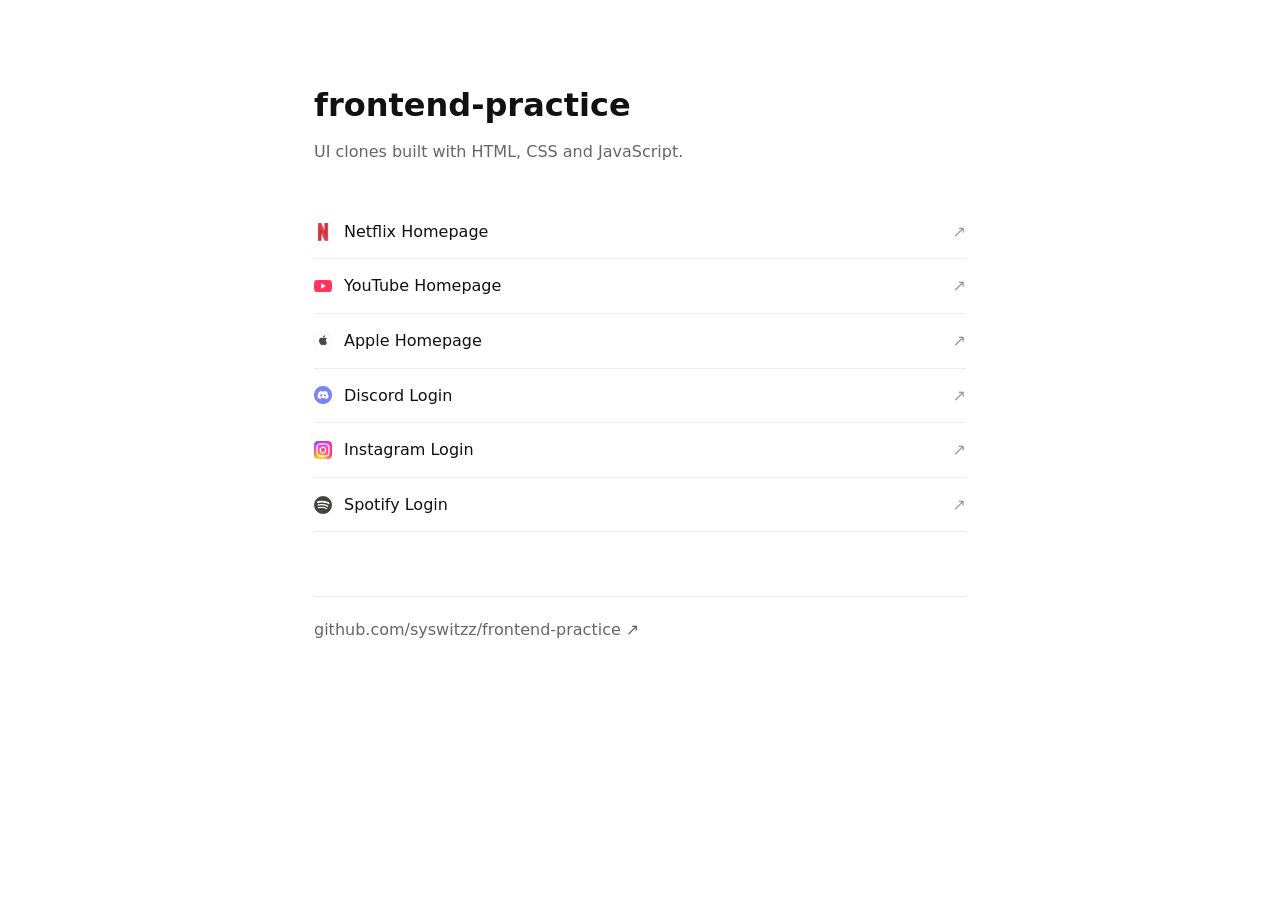
<file: index.html>
<!DOCTYPE html>
<html lang="en">
<head>
<meta charset="UTF-8">
<meta name="viewport" content="width=device-width, initial-scale=1.0">
<title>frontend-practice</title>

<style>
*{
    margin:0;
    padding:0;
    box-sizing:border-box;
}

body{
    font-family:Inter,system-ui,sans-serif;
    max-width:700px;
    margin:0 auto;
    padding:80px 24px;
    line-height:1.6;
    color:#111;
}

h1{
    font-size:2rem;
    margin-bottom:8px;
}

p{
    color:#666;
    margin-bottom:40px;
}

ul{
    list-style:none;
}

li{
    border-bottom:1px solid #eee;
}

li a{
    display:flex;
    justify-content:space-between;
    align-items:center;
    padding:14px 0;
    text-decoration:none;
    color:#111;
    transition:.2s ease;
}

li a::after{
    content:"↗";
    color:#999;
    transition:.2s ease;
}

li a:hover{
    padding-left:6px;
}

li a:hover::after{
    color:#000;
    transform:translateX(3px);
}

.project{
    display:flex;
    align-items:center;
    gap:12px;
}

.project img{
    width:18px;
    height:18px;
    object-fit:contain;
    opacity:.8;
    transition:.2s;
}

li a:hover .project img{
    opacity:1;
}

footer{
    margin-top:64px;
    padding-top:20px;
    border-top:1px solid #eee;
}

footer a{
    color:#666;
    text-decoration:none;
    transition:.2s;
}

footer a:hover{
    color:#111;
}
</style>
</head>
<body>

<h1>frontend-practice</h1>
<p>UI clones built with HTML, CSS and JavaScript.</p>

<ul>

    <li>
        <a href="netflix/" target="_blank" rel="noopener noreferrer">
            <span class="project">
                <img src="netflix/images/favicon.ico" alt="">
                Netflix Homepage
            </span>
        </a>
    </li>

    <li>
        <a href="youtube/" target="_blank" rel="noopener noreferrer">
            <span class="project">
                <img src="youtube/icons/favicon.png" alt="">
                YouTube Homepage
            </span>
        </a>
    </li>

    <li>
        <a href="apple/" target="_blank" rel="noopener noreferrer">
            <span class="project">
                <img src="apple/images/favicon.ico">
                Apple Homepage
            </span>
        </a>
    </li>

    <li>
        <a href="discord/login.html" target="_blank" rel="noopener noreferrer">
            <span class="project">
                <img src="discord/images/favicon.ico" alt="">
                Discord Login
            </span>
        </a>
    </li>

    <li>
        <a href="instagram/login.html" target="_blank" rel="noopener noreferrer">
            <span class="project">
                <img src="instagram/images/favicon.ico" alt="">
                Instagram Login
            </span>
        </a>
    </li>

    <li>
        <a href="spotify/login.html" target="_blank" rel="noopener noreferrer">
            <span class="project">
                <img src="spotify/favicon.png" alt="">
                Spotify Login
            </span>
        </a>
    </li>

</ul>

<footer>
    <a href="https://github.com/syswitzz/frontend-practice"
       target="_blank"
       rel="noopener noreferrer">
        github.com/syswitzz/frontend-practice ↗
    </a>
</footer>

</body>
</html>
</file>
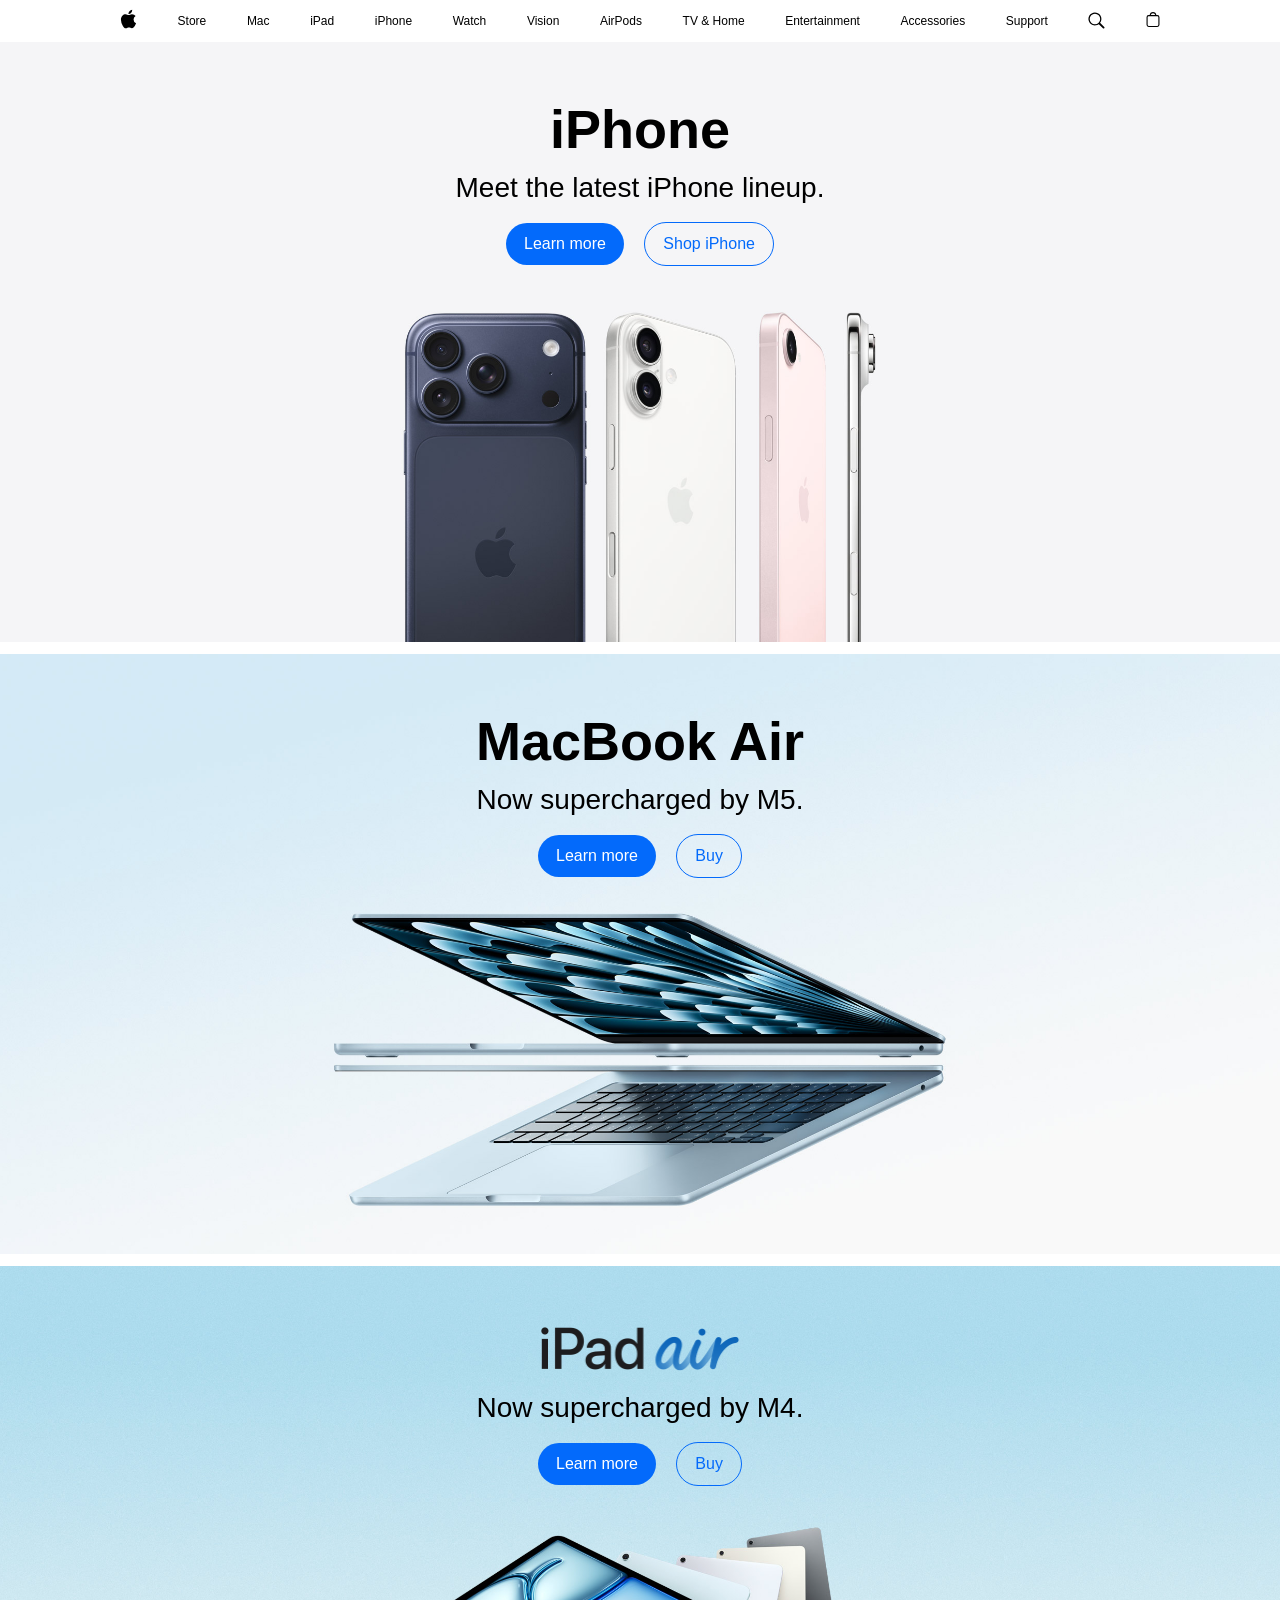
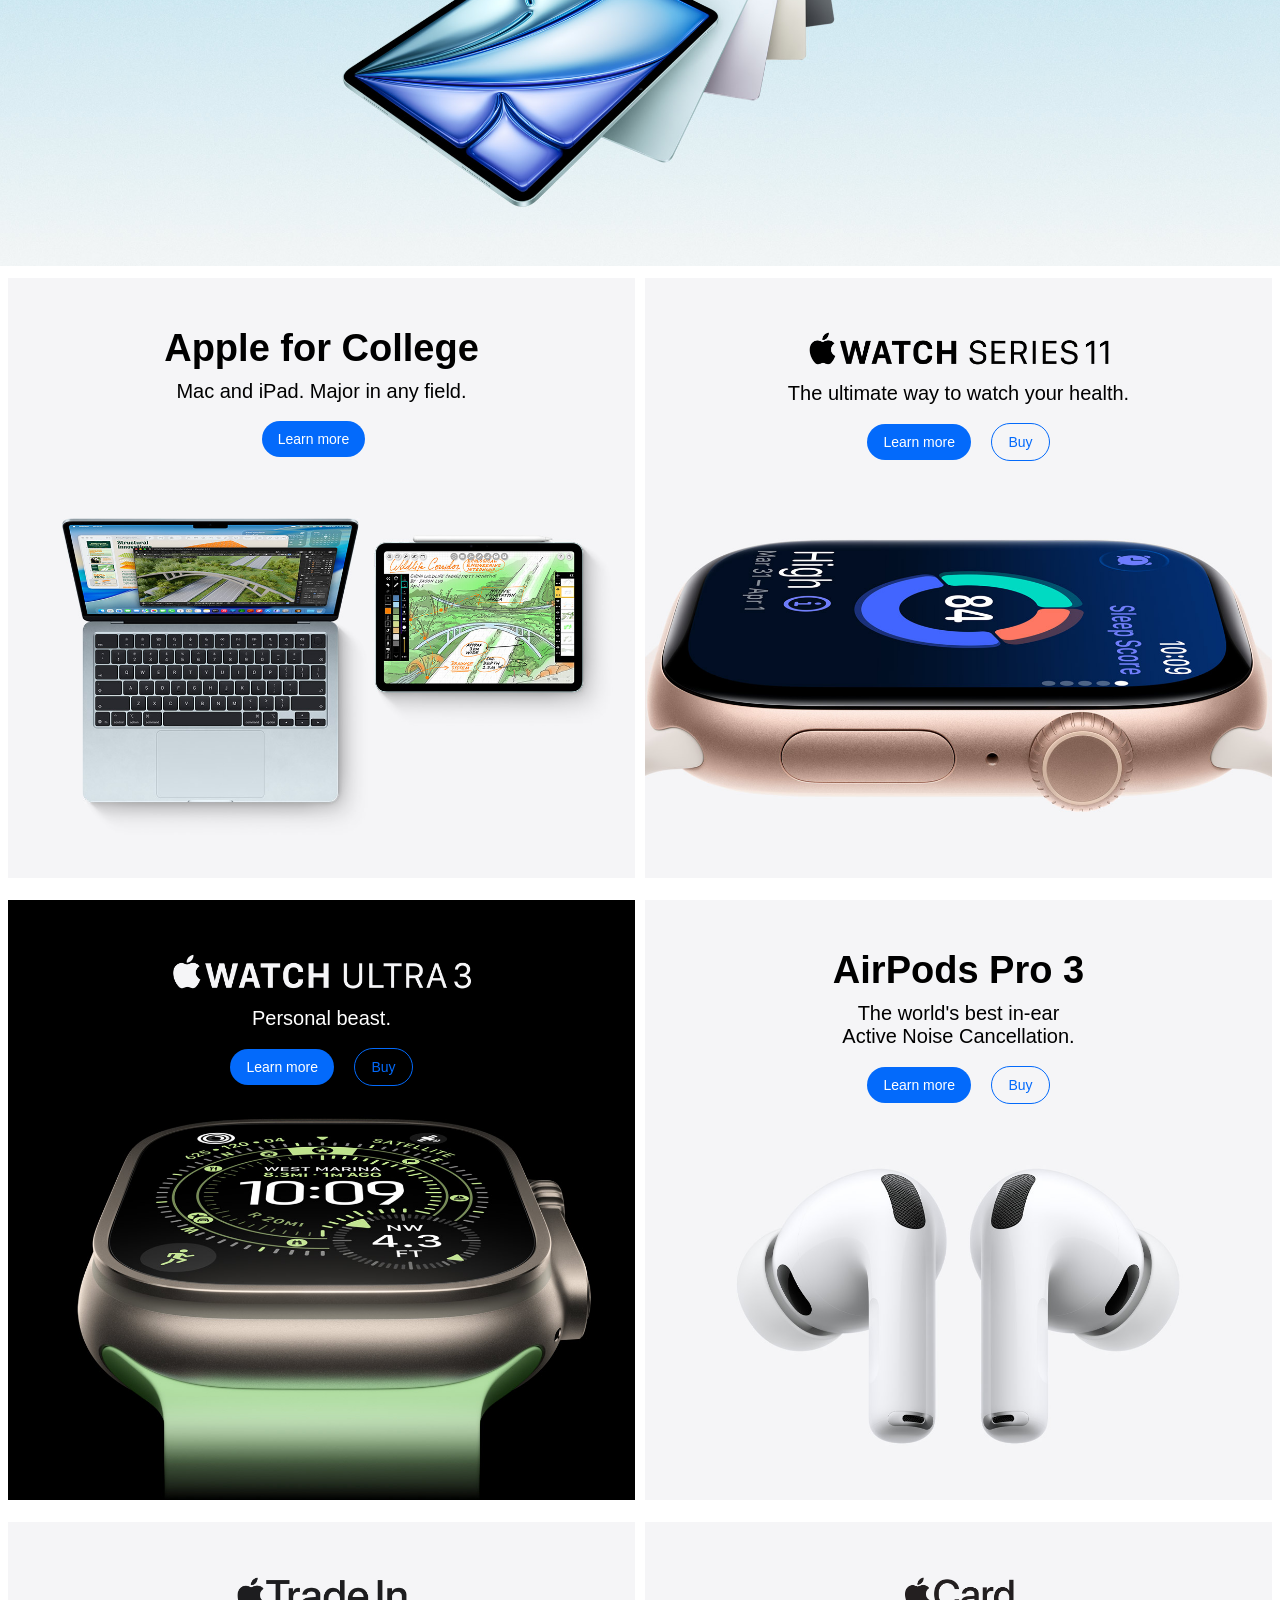
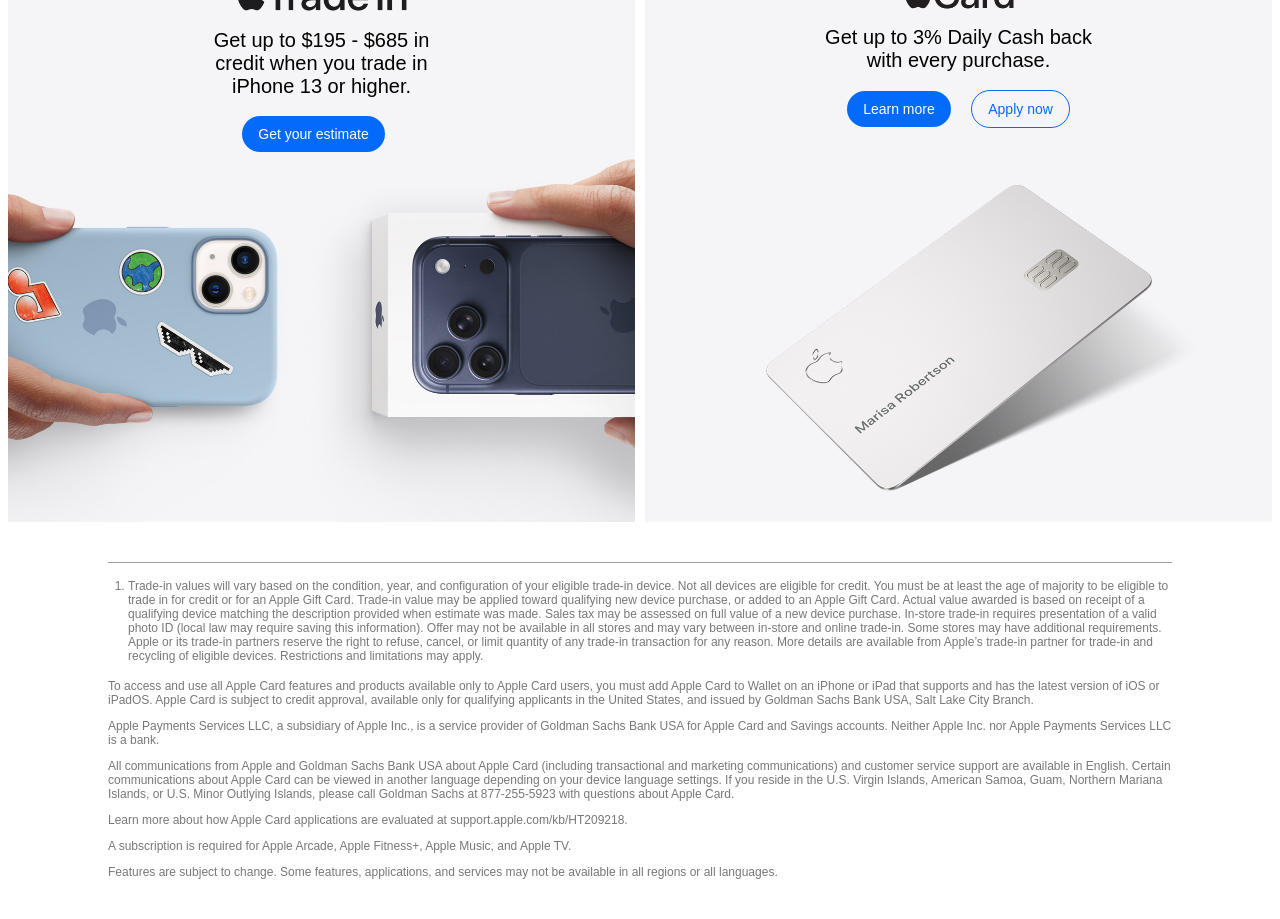
<file: apple/index.html>
<html>
    <head>
        <title>Apple</title>
        <link rel="icon" href="images/favicon.ico">
        <style>
            body {
                font-family: Roboto, Arial;
                margin-top: 42px;
            }
            p {
                margin: 0;
                font-size: 12px;
            }
            .header {
                display: flex;
                flex-direction: row;
                align-items: center;
                justify-content: space-between;
                position: fixed;
                left: 0px;
                right: 0px;
                top: 0px;
                height: 42px;
                z-index: 1000;
                background-color: rgba(255, 255, 255, 0.96);
            }
            .apple-logo {
                margin-left: 120px;
            }
            .cart-icon {
                margin-right: 120px;
            }

            .learn-more-button {
                background-color: rgb(3, 106, 251);
                border: none;
                color: white;
                font-size: 16px;
                padding: 12px 18px;
                border-radius: 22px;
                margin-right: 16px;
            }

            .buy-button {
                background-color: transparent;
                border: 1px solid rgb(3, 106, 251);
                color: rgb(3, 106, 251);
                font-size: 16px;
                padding: 12px 18px;
                border-radius: 22px;
            }
            .product-div {
                display: flex;
                justify-content: center;
                position: relative;
                margin-bottom: 12px;
            }
            .product-text {
                position: absolute;
                display: flex;
                justify-content: center;
                align-items: center;
                flex-direction: column;
                top: 20px;
            }
            .product-image {
                display: block;
                width: 100vw;
                height: 600px;
                object-fit: cover;
            }
            .product-text .h1 {
                font-size: 54px;
                margin-bottom: 12px;
            }
            
            .product-text .paragraph {
                font-size: 28px;
                margin-bottom: 18px;
            }
            .image-as-text {
                margin-top: 40px;
                width: 200px;
            }

            .mini-product {
                display: grid;
                grid-template-columns: 1fr 1fr;
                gap: 10px;
            }

            .mini-product-div {
                display: flex;
                flex: 1;
                justify-content: center;
                position: relative;
                margin-bottom: 12px;
            }
            .mini-product-text {
                position: absolute;
                display: flex;
                justify-content: center;
                align-items: center;
                flex-direction: column;
                top: 24px;
            }
            .mini-product-image {
                display: block;
                height: 600px;
                width: 100%;
                object-fit: cover;
            }

            .mini-product-text .h1 {
                font-size: 38px;
                margin-bottom: 10px;
            }
            
            .mini-product-text .paragraph {
                font-size: 20px;
                margin-bottom: 18px;
            }
            .mini-product .learn-more-button, .mini-product .buy-button {
                font-size: 14px;
                padding: 10px 16px;
            }
            .mini2-image-as-text {
                margin-top: 30px;
                width: 300px;
            }


            .footer-text, footer ol li::marker {
                font-size: 12px;
                color: rgb(120, 120, 120);
                margin-bottom: 12px;
            }
            footer ol li {
                margin-left: -20px;
            }

            .footer {
                padding: 20px 100px;
            }

            hr {
                background-color: rgba(120, 120, 120, 0.725);
                height: 0.5px;
                border: none;
            }
        </style>
    </head>
    <body>
        <header class="header">
            <span class="apple-logo"><svg height="48" viewBox="0 0 17 48" width="17" xmlns="http://www.w3.org/2000/svg"><path d="m15.5752 19.0792a4.2055 4.2055 0 0 0 -2.01 3.5376 4.0931 4.0931 0 0 0 2.4908 3.7542 9.7779 9.7779 0 0 1 -1.2755 2.6351c-.7941 1.1431-1.6244 2.2862-2.8878 2.2862s-1.5883-.734-3.0443-.734c-1.42 0-1.9252.7581-3.08.7581s-1.9611-1.0589-2.8876-2.3584a11.3987 11.3987 0 0 1 -1.9373-6.1487c0-3.61 2.3464-5.523 4.6566-5.523 1.2274 0 2.25.8062 3.02.8062.734 0 1.8771-.8543 3.2729-.8543a4.3778 4.3778 0 0 1 3.6822 1.841zm-6.8586-2.0456a1.3865 1.3865 0 0 1 -.2527-.024 1.6557 1.6557 0 0 1 -.0361-.337 4.0341 4.0341 0 0 1 1.0228-2.5148 4.1571 4.1571 0 0 1 2.7314-1.4078 1.7815 1.7815 0 0 1 .0361.373 4.1487 4.1487 0 0 1 -.9867 2.587 3.6039 3.6039 0 0 1 -2.5148 1.3236z"></path></svg></span>
            <p>Store</p>
            <p>Mac</p>
            <p>iPad</p>
            <p>iPhone</p>
            <p>Watch</p>
            <p>Vision</p>
            <p>AirPods</p>
            <p>TV & Home</p>
            <p>Entertainment</p>
            <p>Accessories</p>
            <p>Support</p>
            <svg height="48" viewBox="0 0 17 48" width="17" xmlns="http://www.w3.org/2000/svg"><path d="m16.2294 29.9556-4.1755-4.0821a6.4711 6.4711 0 1 0 -1.2839 1.2625l4.2005 4.1066a.9.9 0 1 0 1.2588-1.287zm-14.5294-8.0017a5.2455 5.2455 0 1 1 5.2455 5.2527 5.2549 5.2549 0 0 1 -5.2455-5.2527z"></path></svg>
            <span class="cart-icon"><svg height="44" viewBox="0 0 14 44" width="14" xmlns="http://www.w3.org/2000/svg"><path d="m11.3535 16.0283h-1.0205a3.4229 3.4229 0 0 0 -3.333-2.9648 3.4229 3.4229 0 0 0 -3.333 2.9648h-1.02a2.1184 2.1184 0 0 0 -2.117 2.1162v7.7155a2.1186 2.1186 0 0 0 2.1162 2.1167h8.707a2.1186 2.1186 0 0 0 2.1168-2.1167v-7.7155a2.1184 2.1184 0 0 0 -2.1165-2.1162zm-4.3535-1.8652a2.3169 2.3169 0 0 1 2.2222 1.8652h-4.4444a2.3169 2.3169 0 0 1 2.2222-1.8652zm5.37 11.6969a1.0182 1.0182 0 0 1 -1.0166 1.0171h-8.7069a1.0182 1.0182 0 0 1 -1.0165-1.0171v-7.7155a1.0178 1.0178 0 0 1 1.0166-1.0166h8.707a1.0178 1.0178 0 0 1 1.0164 1.0166z"></path></svg></span>
        </header>


        <main>
            <div class="product-div">
                <img class="product-image" src="images/iphone.jpg" alt="iPhone">
                <div class="product-text">
                    <h1 class="h1">iPhone</h1>
                    <p class="paragraph">Meet the latest iPhone lineup.</p>
                    <div>
                        <button class="learn-more-button">Learn more</button>
                        <button class="buy-button">Shop iPhone</button>
                    </div>
                </div>
            </div>

            <div class="product-div">
                <img class="product-image" src="images/macbook.jpg" alt="MacBook">
                <div class="product-text">
                    <h1 class="h1">MacBook Air</h1>
                    <p class="paragraph">Now supercharged by M5.</p>
                    <div>
                        <button class="learn-more-button">Learn more</button>
                        <button class="buy-button">Buy</button>
                    </div>
                </div>
            </div>
            
            <div class="product-div">
                <img class="product-image" src="images/ipad.jpg" alt="iPad">
                <div class="product-text">
                    <img class="image-as-text" src="images/ipad-air-text.png" alt="ipad air text">
                    <p class="paragraph">Now supercharged by M4.</p>
                    <div>
                        <button class="learn-more-button">Learn more</button>
                        <button class="buy-button">Buy</button>
                    </div>
                </div>
            </div>
            
            <div class="mini-product">
                <div class="mini-product-div">
                    <img class="mini-product-image" src="images/mini1.jpg" alt="mini1">
                    <div class="mini-product-text">
                        <h1 class="h1">Apple for College</h1>
                        <p class="paragraph">Mac and iPad. Major in any field.</p>
                        <div>
                            <button class="learn-more-button">Learn more</button>
                        </div>
                    </div>
                </div>

                <div class="mini-product-div">
                    <img class="mini-product-image" src="images/mini2.jpg" alt="mini2">
                    <div class="mini-product-text">
                        <img class="mini2-image-as-text" src="images/mini2-text.png" alt="mini-2-text">
                        <p class="paragraph">The ultimate way to watch your health.</p>
                        <div>
                            <button class="learn-more-button">Learn more</button>
                            <button class="buy-button">Buy</button>
                        </div>
                    </div>
                </div>
                <div class="mini-product-div">
                    <img class="mini-product-image" src="images/mini3.jpg" alt="mini3">
                    <div class="mini-product-text">
                        <img class="mini2-image-as-text" src="images/mini3-text.png" alt="mini3-text">
                        <p class="paragraph" style="color: white;">Personal beast.</p>
                        <div>
                            <button class="learn-more-button">Learn more</button>
                            <button class="buy-button">Buy</button>
                        </div>
                    </div>
                </div>

                <div class="mini-product-div">
                    <img class="mini-product-image" src="images/mini4.jpg" alt="mini4">
                    <div class="mini-product-text">
                        <h1 class="h1">AirPods Pro 3</h1>
                        <p class="paragraph" style="width: 250px; text-align: center;">The world's best in-ear Active Noise Cancellation.</p>
                        <div>
                            <button class="learn-more-button">Learn more</button>
                            <button class="buy-button">Buy</button>
                        </div>
                    </div>
                </div>
                <div class="mini-product-div">
                    <img class="mini-product-image" src="images/mini5.jpg" alt="mini5">
                    <div class="mini-product-text">
                        <img class="mini2-image-as-text" style="width: 170px;" src="images/mini5-text.png" alt="mini5-text">
                        <p class="paragraph" style="width: 220px; text-align: center;">Get up to $195 - $685 in credit when you trade in iPhone 13 or higher.</p>
                        <div>
                            <button class="learn-more-button">Get your estimate</button>
                        </div>
                    </div>
                </div>

                <div class="mini-product-div">
                    <img class="mini-product-image" src="images/mini6.jpg" alt="mini6">
                    <div class="mini-product-text">
                        <img class="mini2-image-as-text" style="width: 110px;" src="images/mini6-text.png" alt="mini6-text">
                        <p style="width: 280px; text-align: center;" class="paragraph">Get up to 3% Daily Cash back with every purchase.</p>
                        <div>
                            <button class="learn-more-button">Learn more</button>
                            <button class="buy-button">Apply now</button>
                        </div>
                    </div>
                </div>
            </div>
        </main>


        <footer class="footer">
            <hr>
            <ol>
                <li>
                    <p class="footer-text">
                        Trade‑in values will vary based on the condition, year, and configuration of your eligible trade‑in device. Not all devices are eligible for credit. You must be at least the age of majority to be eligible to trade in for credit or for an Apple Gift Card. Trade‑in value may be applied toward qualifying new device purchase, or added to an Apple Gift Card. Actual value awarded is based on receipt of a qualifying device matching the description provided when estimate was made. Sales tax may be assessed on full value of a new device purchase. In‑store trade‑in requires presentation of a valid photo ID (local law may require saving this information). Offer may not be available in all stores and may vary between in‑store and online trade‑in. Some stores may have additional requirements. Apple or its trade‑in partners reserve the right to refuse, cancel, or limit quantity of any trade‑in transaction for any reason. More details are available from Apple’s trade-in partner for trade‑in and recycling of eligible devices. Restrictions and limitations may apply.
                    </p>
                </li>
            </ol>

            <p class="footer-text">To access and use all Apple Card features and products available only to Apple Card users, you must add Apple Card to Wallet on an iPhone or iPad that supports and has the latest version of iOS or iPadOS. Apple Card is subject to credit approval, available only for qualifying applicants in the United States, and issued by Goldman Sachs Bank USA, Salt Lake City Branch.</p>

            <p class="footer-text">Apple Payments Services LLC, a subsidiary of Apple Inc., is a service provider of Goldman Sachs Bank USA for Apple Card and Savings accounts. Neither Apple Inc. nor Apple Payments Services LLC is a bank.</p>

            <p class="footer-text">All communications from Apple and Goldman Sachs Bank USA about Apple Card (including transactional and marketing communications) and customer service support are available in English. Certain communications about Apple Card can be viewed in another language depending on your device language settings. If you reside in the U.S. Virgin Islands, American Samoa, Guam, Northern Mariana Islands, or U.S. Minor Outlying Islands, please call Goldman Sachs at 877-255-5923 with questions about Apple Card.</p>

            <p class="footer-text">Learn more about how Apple Card applications are evaluated at support.apple.com/kb/HT209218.</p>

            <p class="footer-text">A subscription is required for Apple Arcade, Apple Fitness+, Apple Music, and Apple TV.</p>

            <p class="footer-text">Features are subject to change. Some features, applications, and services may not be available in all regions or all languages.</p>

        </footer>
    </body>
</html>
</file>
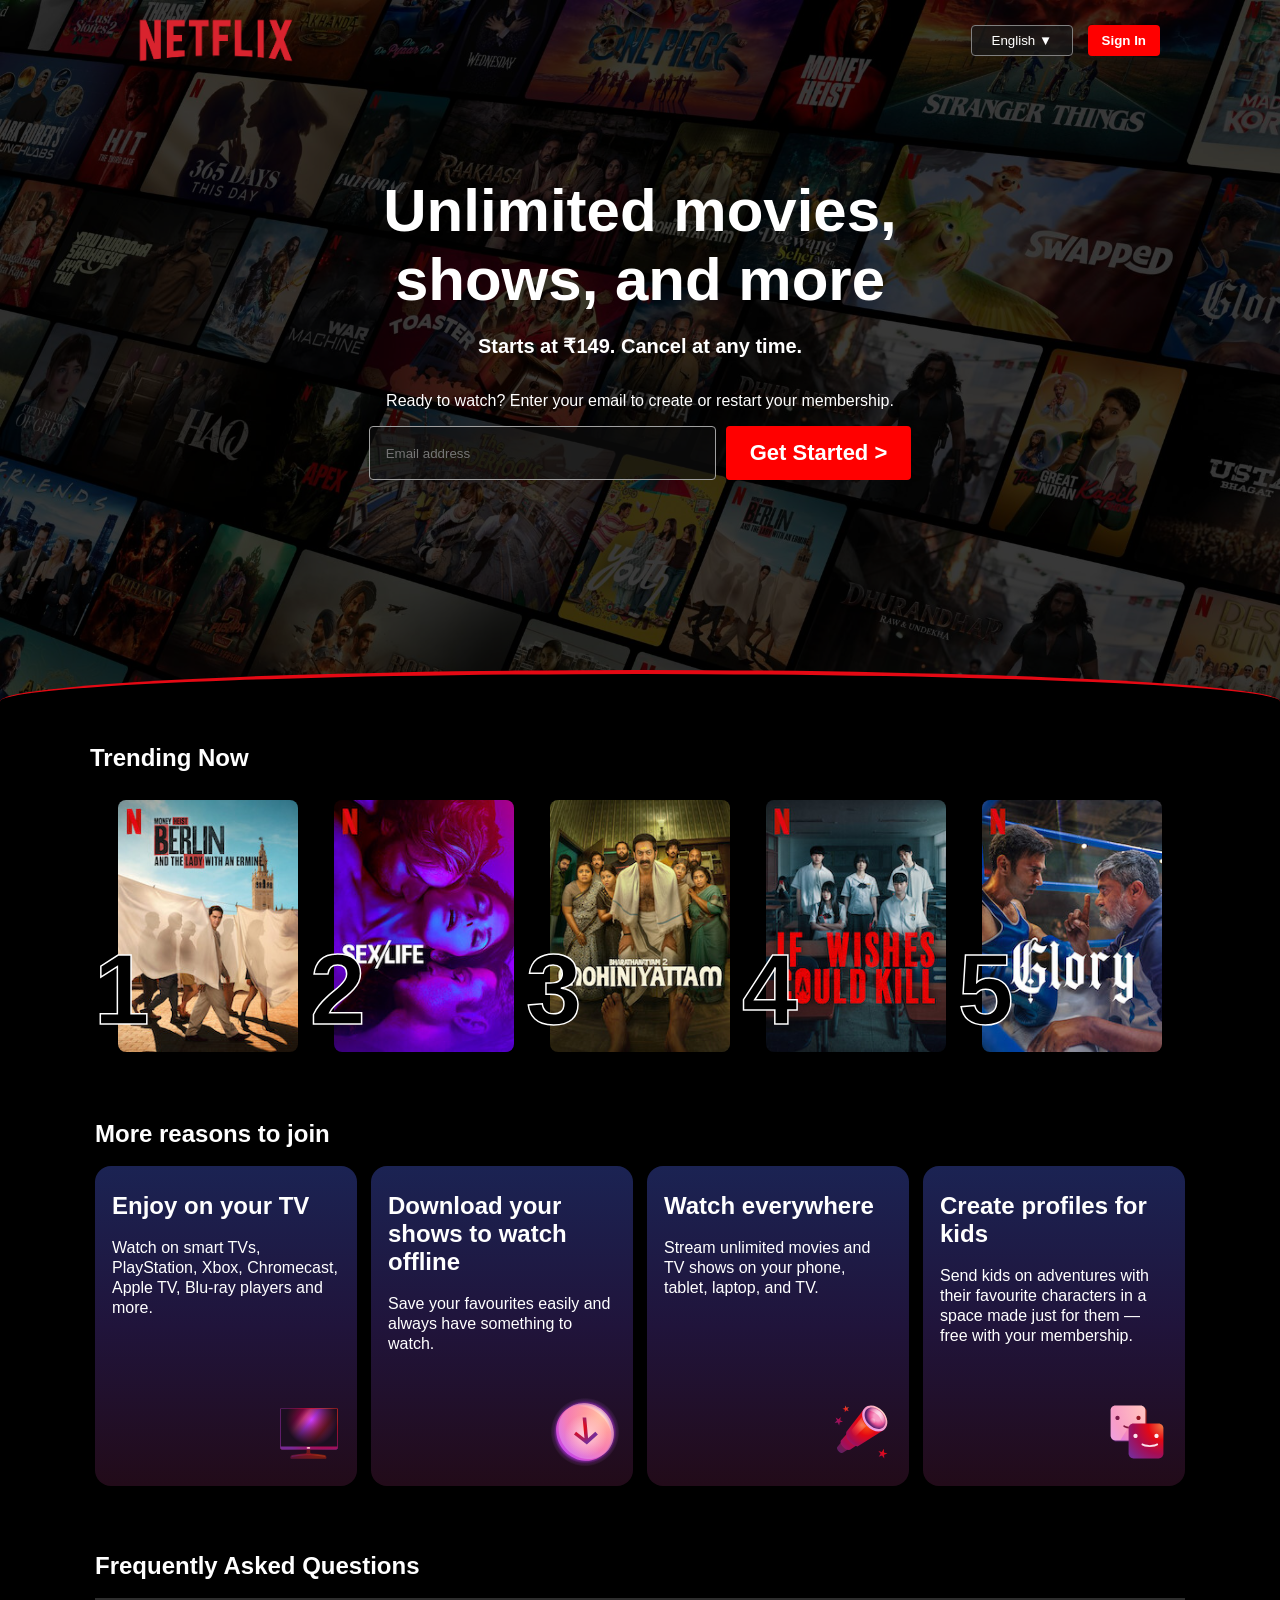
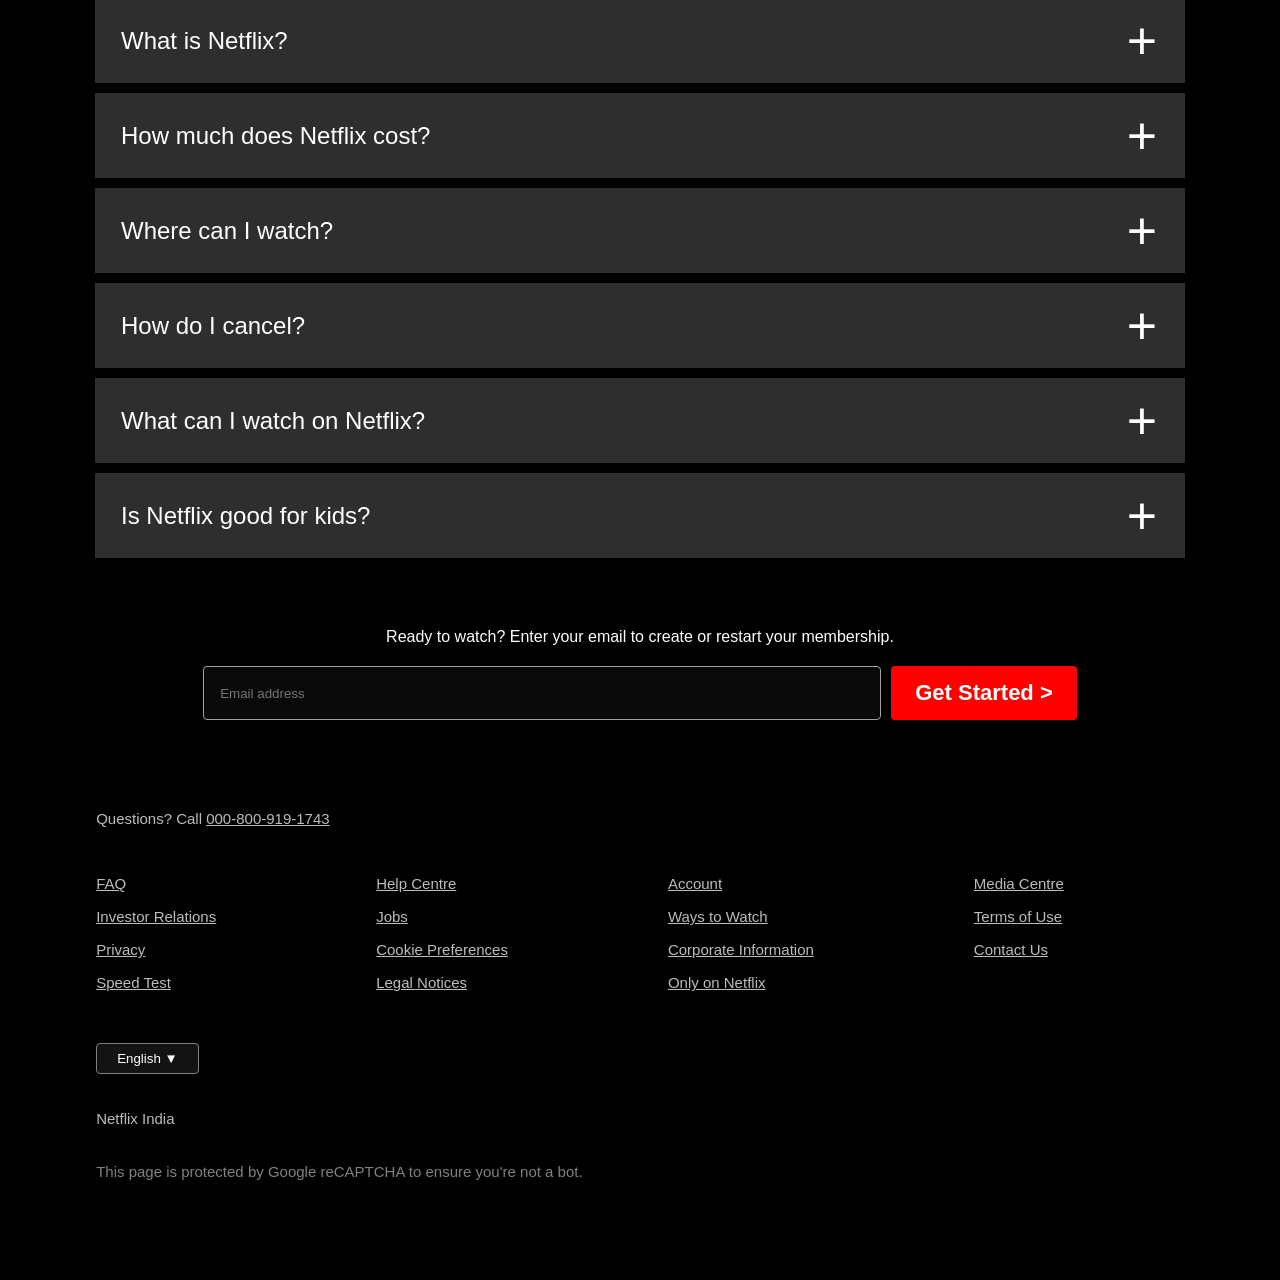
<file: netflix/index.html>
<!DOCTYPE html>
<html lang="en">
<head>
    <meta charset="UTF-8">
    <meta name="viewport" content="width=device-width, initial-scale=1.0">
    <link rel="icon" href="images/favicon.ico">
    <title>Netflix India - Watch TV Shows Online, Watch Movies Online</title>
    <style>
        p, h1, h2 {
            margin: 0px;
        }
        body {
            font-family: Roboto, Arial;
            background-color: black;
            margin: 0;
        }
        button {
            color: white;
            background-color: red;
            border: 0;
            padding: 8px 14px;
            border-radius: 4px;
            font-weight: bold;
            transition: background-color 0.3s ease;
        }
        button:hover {
            background-color: rgb(200, 0, 0);
        }
        .language-btn {
            color: white;
            border: solid 1px grey;
            background-color: rgba(26, 26, 26, 0.765);
            font-weight: normal;
            padding: 7px 20px;
        }
        .language-btn:hover {
            background-color: rgba(26, 26, 26, 0.765);;
        }
        input {
            color: white;
            background-color: rgba(15, 15, 15, 0.603);
            border: solid 1px rgb(160, 160, 160);
            border-radius: 4px;
            padding: 19px 160px 18px 16px;
            margin-right: 10px;
        }
        input:focus {
            outline: none;
            border: 2px solid white;
        }
        .hero {
            position: relative;
        }
        .hero header {
            position: absolute;
            left: 0px;
            top: 0px;
            right: 0px;
            z-index: 2;

            display: flex;
            flex-direction: row;
            align-items: center;
            justify-content: space-between;

            padding-left: 120px;
            padding-right: 120px;
        }
        .hero .overlay {
            position: absolute;
            inset: 0;
            background-color: rgba(0,0,0,0.7);
        }
        .hero .content {
            position: absolute;
            top: 50%;
            left: 50%;
            transform: translate(-50%, -50%);
            z-index: 2;
            text-align: center;
            color: white;
            margin-top: -32px;
        }

        .hero .content h1 {
            font-size: 60px;
            font-weight: bold;
        }

        .hero .content .bold-text {
            font-weight: bold;
            font-size: 20px;
            margin-top: 20px;
            margin-bottom: 34px;;
        }

        .hero .content p {
            margin-bottom: 16px;
        }
        .hero .content button {
            font-size: 22px;
            padding: 14px 24px;
        }
        
        .hero .content .input-div {
            display: flex;
            align-items: center;
            justify-content: center;
        }
        .curve {
            height: 50px;
            background: black;
            border-top: 4px solid #e50914;
            border-top-left-radius: 60% 70%;
            border-top-right-radius: 60% 70%;
            margin-top: -50px;
            margin-bottom: 10px;
            position: relative;
        }
        main {
            color: white;
            display: flex;
            flex-direction: column;
            align-items: center;
            margin-top: 20px;
        }
        .show-list {
            margin: 28px;
            display: flex;
            flex-direction: row;
            gap: 36px;
        }
        .show-list .show {
            position: relative;
            transition: transform 0.3s ease;
        }
        .show-list .show:hover {
            transform: scale(1.05);
        }
        .show-list .show img {
            border-radius: 8px;
            width: 180px;   
        }  
        .show-list .show .rank {
            position: absolute;
            font-size: 100px;
            color: black;
            font-weight: bold;
            -webkit-text-stroke: 1.5px white;
            left: -24px;
            top: 132px;
        }
        .card-section {
            margin-top: 36px;
        }
        .card-list {
            display: flex;
            flex-direction: row;
            gap: 14px;
            margin: 18px 0px;
        }
        .card {
            width: 228px;
            height: 268px;
            border-radius: 16px;
            background: linear-gradient(
                to bottom,
                #1b2353,
                #20143b,
                #220b19
            );
            position: relative;
            padding: 26px 17px;
        }
        .card svg {
            position: absolute;
            bottom: 18px;
            right: 12px;
        }
        .card h2 {
            margin-bottom: 18px;
        }
        .card p {
            line-height: 20px;
        }
        .faqs-section {
            margin-top: 48px;
        }
        .faqs-section h2 {
            margin-bottom: 18px;
        }
        .faq-list {
            display: flex;
            flex-direction: column;
            gap: 10px;
        }
        .faq {
            width: 1090px;
            height: 85px;
            background-color: rgb(46, 46, 46);
            display: flex;
            flex-direction: row;
            align-items: center;
            justify-content: space-between;
            transition: background-color 0.3s ease;
        }
        .faq:hover {
            background-color: rgb(66, 66, 66);
        }
        .faq p {
            font-size: 24px;
            padding-left: 26px;
            padding-right: 28px;
        }
        .login-section {
            display: flex;
            flex-direction: column;
            align-items: center;
            justify-content: center;
            gap: 20px;
            margin-top: 70px;
        }
        .login-section div {
            display: flex;
            align-items: center;
        }
        footer {
            margin-top: 90px;
            color: rgb(188, 188, 188);
            font-size: 15px;
        }
        footer a {
            color: rgb(188, 188, 188);
        }
        .footer .contact {
            margin-bottom: 48px;
        }
        .footer-links {
            display: flex;
            gap: 160px;
            padding-right: 120px;
            margin-bottom: 52px;
        }
        .column {
            display: flex;
            flex-direction: column;
            gap: 16px;
        }
    </style>
</head>
<body>
    <div class="hero">
        <img style="width: 100%; display: block;" src="images/background.jpg" alt="background image">
        <div class="overlay"></div>
        <header>
            <img style="width: 192px;" src="images/logo.png" alt="Netflix logo">
            <div>
                <button class="language-btn">English ▼</button>
                <button style="margin-left: 10px;">Sign In</button>
            </div>
        </header>
        <div class="content">
            <h1>Unlimited movies, shows, and more</h1>
            <p class="bold-text">Starts at ₹149. Cancel at any time.</p>
            <p>Ready to watch? Enter your email to create or restart your membership.</p>
            <div class="input-div">
                <input type="text" placeholder="Email address">
                <button>Get Started ></button>
            </div>
        </div>
    </div>
    <div class="curve"></div>
    <main>
        <section class="trending-section">
            <h2>Trending Now</h2>
            <div class="show-list">
                <div class="show">
                    <span class="rank">1</span>
                    <img src="images/show1.jpg" alt="Show 1">
                </div>
                <div class="show">
                    <span class="rank">2</span>
                    <img src="images/show2.jpg" alt="Show 2">
                </div>
                <div class="show">
                    <span class="rank">3</span>
                    <img src="images/show3.jpg" alt="Show 3">
                </div>
                <div class="show">
                    <span class="rank">4</span>
                    <img src="images/show4.jpg" alt="Show 4">
                </div>
                <div class="show">
                    <span class="rank">5</span>
                    <img src="images/show5.jpg" alt="Show 5">
                </div>
            </div>
        </section>
        <section class="card-section">
            <h2>More reasons to join</h2>
            <div class="card-list">
                <div class="card">
                    <h2>Enjoy on your TV</h2>
                    <p>Watch on smart TVs, PlayStation, Xbox, Chromecast, Apple TV, Blu-ray players and more.</p>
                    <svg class="svg" width="72" height="72" viewBox="0 0 72 72" fill="none"><g id="television-core-small"><path id="Vector" fill-rule="evenodd" clip-rule="evenodd" d="M37.2 53.3992C37.2 52.7365 36.6628 52.1992 36 52.1992H34.8C34.1373 52.1992 33.6 52.7365 33.6 53.3992V56.2636C33.6 56.9129 33.0834 57.4433 32.4347 57.4739C30.3013 57.5744 28.1719 57.7834 26.0546 58.1011L19.444 59.0926C18.2692 59.2688 17.4 60.2782 17.4 61.4662V62.0992C17.4 62.4304 17.6686 62.6992 18 62.6992H52.8C53.1314 62.6992 53.4 62.4304 53.4 62.0992V61.4662C53.4 60.2782 52.5309 59.2688 51.3561 59.0926L44.7454 58.1011C42.6282 57.7834 40.4987 57.5744 38.3653 57.4739C37.7167 57.4433 37.2 56.9129 37.2 56.2636V53.3992Z" fill="url(#paint0_radial_5179_1308)"></path><path id="Vector_2" d="M18.6 60.7388C18.6 60.2306 18.9587 59.796 19.4602 59.711C22.0196 59.2775 29.7585 58.0508 35.4 58.0508C41.0415 58.0508 48.7804 59.2775 51.3398 59.711C51.8412 59.796 52.2 60.2306 52.2 60.7388C52.2 60.902 52.0575 61.0268 51.8967 61.0004C50.1219 60.707 40.9704 59.2409 35.4 59.2409C29.8295 59.2409 20.678 60.707 18.9033 61.0004C18.7425 61.0268 18.6 60.902 18.6 60.7388Z" fill="url(#paint1_radial_5179_1308)"></path><path id="Vector_3" d="M63 12H8.99995C8.00584 12 7.19995 12.8059 7.19995 13.8V51.6C7.19995 52.5941 8.00584 53.4 8.99995 53.4H63C63.9941 53.4 64.8 52.5941 64.8 51.6V13.8C64.8 12.8059 63.9941 12 63 12Z" fill="url(#paint2_linear_5179_1308)"></path><path id="Vector_4" d="M63 12H8.99995C8.00584 12 7.19995 12.8059 7.19995 13.8V51.6C7.19995 52.5941 8.00584 53.4 8.99995 53.4H63C63.9941 53.4 64.8 52.5941 64.8 51.6V13.8C64.8 12.8059 63.9941 12 63 12Z" fill="url(#paint3_radial_5179_1308)"></path><path id="Vector_5" fill-rule="evenodd" clip-rule="evenodd" d="M8.99995 12.6H63C63.663 12.6 64.2 13.1372 64.2 13.8V50.4H7.79995V13.8C7.79995 13.1372 8.33719 12.6 8.99995 12.6ZM7.19995 50.4V13.8C7.19995 12.8059 8.00581 12 8.99995 12H63C63.9942 12 64.8 12.8059 64.8 13.8V50.4V51.6C64.8 52.5941 63.9942 53.4 63 53.4H8.99995C8.00581 53.4 7.19995 52.5941 7.19995 51.6V50.4Z" fill="url(#paint4_radial_5179_1308)"></path><path id="Vector_6" d="M35.4 52.8C36.3941 52.8 37.2 52.3971 37.2 51.9C37.2 51.4029 36.3941 51 35.4 51C34.4059 51 33.6 51.4029 33.6 51.9C33.6 52.3971 34.4059 52.8 35.4 52.8Z" fill="url(#paint5_radial_5179_1308)"></path></g><defs><radialGradient id="paint0_radial_5179_1308" cx="0" cy="0" r="1" gradientUnits="userSpaceOnUse" gradientTransform="translate(50.3269 49.3723) rotate(118.526) scale(55.1579 46.2871)"><stop stop-color="#802600"></stop><stop offset="0.333333" stop-color="#6F181D"></stop><stop offset="0.666667" stop-color="#5B1333"></stop><stop offset="1" stop-color="#391945"></stop></radialGradient><radialGradient id="paint1_radial_5179_1308" cx="0" cy="0" r="1" gradientUnits="userSpaceOnUse" gradientTransform="translate(48.1077 53.6128) rotate(158.116) scale(32.7275 42.219)"><stop stop-color="#99421D"></stop><stop offset="0.333333" stop-color="#99161D"></stop><stop offset="0.666667" stop-color="#7D1845"></stop><stop offset="1" stop-color="#59216E"></stop></radialGradient><linearGradient id="paint2_linear_5179_1308" x1="10.4727" y1="14.9572" x2="56.1755" y2="51.4814" gradientUnits="userSpaceOnUse"><stop stop-color="#99161D"></stop><stop offset="0.245283" stop-color="#CA005B"></stop><stop offset="0.346698" stop-color="#FF479A"></stop><stop offset="0.46934" stop-color="#CC3CFF"></stop><stop offset="0.735849" stop-color="#BC1A22"></stop><stop offset="1" stop-color="#C94FF5"></stop></linearGradient><radialGradient id="paint3_radial_5179_1308" cx="0" cy="0" r="1" gradientUnits="userSpaceOnUse" gradientTransform="translate(38.6181 23.8286) rotate(90) scale(25.9571 25.8545)"><stop stop-color="#1C0E20" stop-opacity="0"></stop><stop offset="1" stop-color="#1C0E20"></stop></radialGradient><radialGradient id="paint4_radial_5179_1308" cx="0" cy="0" r="1" gradientUnits="userSpaceOnUse" gradientTransform="translate(54 20.1938) rotate(144.293) scale(47.2897 44.8232)"><stop stop-color="#EF7744"></stop><stop offset="0.333333" stop-color="#E50914"></stop><stop offset="0.666667" stop-color="#A70D53"></stop><stop offset="1" stop-color="#792A95"></stop></radialGradient><radialGradient id="paint5_radial_5179_1308" cx="0" cy="0" r="1" gradientUnits="userSpaceOnUse" gradientTransform="translate(36.525 51.3562) rotate(135) scale(4.58735)"><stop stop-color="#FFDCCC"></stop><stop offset="0.333333" stop-color="#FFBDC0"></stop><stop offset="0.666667" stop-color="#F89DC6"></stop><stop offset="1" stop-color="#E4A1FA"></stop></radialGradient></defs></svg>
                </div>
                <div class="card">
                    <h2>Download your shows to watch offline</h2>
                    <p>Save your favourites easily and always have something to watch.</p>
                    <svg width="72" height="72" viewBox="0 0 72 72" fill="none"><g id="download-core-small"><path id="Vector" d="M36 70.2008C54.8882 70.2008 70.2001 54.8889 70.2001 36.0008C70.2001 17.1126 54.8882 1.80078 36 1.80078C17.1119 1.80078 1.80005 17.1126 1.80005 36.0008C1.80005 54.8889 17.1119 70.2008 36 70.2008Z" fill="url(#paint0_radial_5179_7940)"></path><path id="Vector_2" opacity="0.4" d="M64.7658 36.195C65.5206 51.5916 53.7908 63.5824 38.5668 62.977C23.3428 62.3722 10.3893 49.4 9.63446 34.0034C8.87954 18.6068 20.6091 6.61594 35.8331 7.22116C51.0571 7.82638 64.0104 20.7984 64.7658 36.195Z" fill="url(#paint1_radial_5179_7940)"></path><path id="Vector_3" d="M62.3657 37.9958C63.1205 53.3924 51.3908 65.3832 36.1668 64.7778C20.9428 64.173 7.9893 51.2008 7.23444 35.8041C6.47952 20.4075 18.2091 8.41672 33.4331 9.02194C48.6571 9.62716 61.6103 22.5992 62.3657 37.9958Z" fill="url(#paint2_radial_5179_7940)"></path><path id="Vector_4" opacity="0.5" d="M64.7658 36.195C65.5206 51.5916 53.7908 63.5824 38.5668 62.977C23.3428 62.3722 10.3893 49.4 9.63446 34.0034C8.87954 18.6068 20.6091 6.61594 35.8331 7.22116C51.0571 7.82638 64.0104 20.7984 64.7658 36.195Z" fill="url(#paint3_radial_5179_7940)"></path><path id="Vector_5" opacity="0.6" d="M36.9 60.6C48.6636 60.6 58.2 51.0637 58.2 39.3C58.2 27.5363 48.6636 18 36.9 18C25.1363 18 15.6 27.5363 15.6 39.3C15.6 51.0637 25.1363 60.6 36.9 60.6Z" fill="url(#paint4_radial_5179_7940)"></path><path id="Vector_6" fill-rule="evenodd" clip-rule="evenodd" d="M39.0849 42.2727L46.3387 35.76L48.8945 38.5142L38.9118 47.477L37.8466 48.4333L36.6071 47.477L24.9899 38.5142L27.0434 35.76L35.4849 42.2727L33.6 21.6016H37.2L39.0849 42.2727Z" fill="url(#paint5_radial_5179_7940)"></path><path id="Vector_7" opacity="0.4" fill-rule="evenodd" clip-rule="evenodd" d="M61.6566 34.9618C61.7832 35.3893 62.391 35.3233 62.3694 34.878C61.6962 21.1369 50.1509 9.55975 36.5817 9.01957C34.4606 8.93515 32.4155 9.12541 30.4772 9.55909C30.0745 9.64915 30.1575 10.2082 30.5697 10.2246C45.0094 10.7979 57.6246 21.2971 61.6566 34.9618Z" fill="url(#paint6_radial_5179_7940)"></path></g><defs><radialGradient id="paint0_radial_5179_7940" cx="0" cy="0" r="1" gradientUnits="userSpaceOnUse" gradientTransform="translate(36.0001 36.1837) rotate(-90) scale(34.3829)"><stop offset="0.782019" stop-color="#982DBE"></stop><stop offset="0.906819" stop-color="#B038DC" stop-opacity="0.2"></stop><stop offset="1" stop-color="#E4A1FA" stop-opacity="0"></stop></radialGradient><radialGradient id="paint1_radial_5179_7940" cx="0" cy="0" r="1" gradientUnits="userSpaceOnUse" gradientTransform="translate(52.9937 20.0992) rotate(135) scale(49.9836)"><stop stop-color="#FFDCCC"></stop><stop offset="0.333333" stop-color="#FFBDC0"></stop><stop offset="0.666667" stop-color="#F89DC6"></stop><stop offset="1" stop-color="#E4A1FA"></stop></radialGradient><radialGradient id="paint2_radial_5179_7940" cx="0" cy="0" r="1" gradientUnits="userSpaceOnUse" gradientTransform="translate(52.7999 19.6937) rotate(135) scale(53.1037)"><stop stop-color="#FFA984"></stop><stop offset="0.333333" stop-color="#FF787F"></stop><stop offset="0.666667" stop-color="#F45FA2"></stop><stop offset="1" stop-color="#C44AF1"></stop></radialGradient><radialGradient id="paint3_radial_5179_7940" cx="0" cy="0" r="1" gradientUnits="userSpaceOnUse" gradientTransform="translate(52.9937 20.0992) rotate(135) scale(49.9836)"><stop stop-color="#FFDCCC"></stop><stop offset="0.333333" stop-color="#FFBDC0"></stop><stop offset="0.666667" stop-color="#F89DC6"></stop><stop offset="1" stop-color="#E4A1FA"></stop></radialGradient><radialGradient id="paint4_radial_5179_7940" cx="0" cy="0" r="1" gradientUnits="userSpaceOnUse" gradientTransform="translate(36.9 39.3) scale(21.3)"><stop stop-color="white"></stop><stop offset="1" stop-color="white" stop-opacity="0"></stop></radialGradient><radialGradient id="paint5_radial_5179_7940" cx="0" cy="0" r="1" gradientUnits="userSpaceOnUse" gradientTransform="translate(31.2 32.1016) rotate(39.5226) scale(15.5567)"><stop stop-color="#EF7744"></stop><stop offset="0.2406" stop-color="#E50914"></stop><stop offset="1" stop-color="#792A95"></stop></radialGradient><radialGradient id="paint6_radial_5179_7940" cx="0" cy="0" r="1" gradientUnits="userSpaceOnUse" gradientTransform="translate(50.7 21.3) rotate(-180) scale(30)"><stop stop-color="white"></stop><stop offset="1" stop-color="white" stop-opacity="0"></stop></radialGradient></defs></svg>                </div>
                <div class="card">
                    <h2>Watch everywhere</h2>
                    <p>Stream unlimited movies and TV shows on your phone, tablet, laptop, and TV.</p>
                    <svg width="72" height="72" viewBox="0 0 72 72" fill="none"><g id="telescope-core-small"><path id="Vector" d="M24.0492 36.6016L33.6 46.3898L17.8029 56.8633C17.8029 56.8633 15.8891 57.6983 13.625 55.2638C11.361 52.8293 12.1235 51.238 12.1235 51.238L24.0492 36.6016Z" fill="url(#paint0_radial_5179_1664)"></path><path id="Vector_2" d="M25.0344 34.1992L36 46.151L25.0616 53.8043C25.0616 53.8043 21.8289 55.0984 18.0987 51.0172C14.3686 46.9358 15.9198 44.5105 15.9198 44.5105L25.0344 34.1992Z" fill="url(#paint1_radial_5179_1664)"></path><path id="Vector_3" d="M39 13.0195L59.1 33.6788L32.5325 50.4142C32.5325 50.4142 28.7459 50.2552 24.3978 45.4897C20.0498 40.7243 21.4096 35.8101 21.4096 35.8101L39 13.0195Z" fill="url(#paint2_radial_5179_1664)"></path><path id="Vector_4" d="M57.6709 15.3516C63.1044 21.2807 63.9858 29.2883 59.6386 33.2371C55.2916 37.186 47.3628 35.5806 41.9292 29.6515C36.4954 23.7224 35.6145 15.7148 39.9615 11.766C44.3084 7.81716 52.2372 9.42252 57.6709 15.3516Z" fill="url(#paint3_radial_5179_1664)"></path><path id="Vector_5" d="M58.3787 31.255C54.8121 34.5032 48.2143 33.0817 43.6421 28.0798C39.07 23.078 38.2547 16.39 41.8213 13.1419C45.3879 9.89364 51.9857 11.3152 56.5579 16.3171C61.1298 21.3189 61.9452 28.0069 58.3787 31.255Z" fill="url(#paint4_radial_5179_1664)"></path><path id="Vector_6" opacity="0.85" d="M59.6783 28.823C60.576 24.1785 59.6544 20.5934 56.1603 16.6199C52.6662 12.6464 47.3508 10.8657 43.7796 12.7598C39.371 15.098 48.3734 13.5961 53.4577 19.5815C57.8259 24.724 58.8516 33.1009 59.6783 28.823Z" fill="url(#paint5_radial_5179_1664)"></path><path id="Vector_7" opacity="0.4" d="M50.3979 25.2452C50.4549 26.7239 49.2932 27.7677 47.8032 27.5766C46.3131 27.3856 45.059 26.032 45.002 24.5532C44.945 23.0745 46.1067 22.0307 47.5968 22.2218C49.0868 22.4128 50.341 23.7664 50.3979 25.2452Z" fill="url(#paint6_radial_5179_1664)"></path><path id="Vector_8" opacity="0.6" d="M36.9217 21.0039L26.4258 34.3627C26.3297 36.4604 28.2903 39.5534 30.0334 40.8344L41.2345 29.9105C39.6 28.2005 36.9591 24.1025 36.9217 21.0039Z" fill="url(#paint7_radial_5179_1664)"></path><path id="Vector_9" fill-rule="evenodd" clip-rule="evenodd" d="M20.0576 9.60156L21.479 11.7187L24 11.0654L22.3575 13.0272L23.7789 15.1444L21.3424 14.2397L19.7 16.2016L19.8365 13.6806L17.4 12.7759L19.9209 12.1225L20.0576 9.60156ZM58.776 52.8016L58.9623 56.4685L62.4 57.4188L59.0774 58.7347L59.2637 62.4016L57.0239 59.548L53.7014 60.8638L55.6397 57.7843L53.4 54.9307L56.8377 55.8811L58.776 52.8016ZM15.206 24.2101L15.8768 21.0016L13.4793 23.1964L10.6853 21.5563L11.9975 24.553L9.59998 26.7478L12.8085 26.405L14.1207 29.4016L14.7915 26.1931L18 25.8502L15.206 24.2101Z" fill="url(#paint8_linear_5179_1664)"></path></g><defs><radialGradient id="paint0_radial_5179_1664" cx="0" cy="0" r="1" gradientUnits="userSpaceOnUse" gradientTransform="translate(36.6875 32.7016) rotate(135) scale(34.9134)"><stop stop-color="#99421D"></stop><stop offset="0.333333" stop-color="#99161D"></stop><stop offset="0.666667" stop-color="#7D1845"></stop><stop offset="1" stop-color="#59216E"></stop></radialGradient><radialGradient id="paint1_radial_5179_1664" cx="0" cy="0" r="1" gradientUnits="userSpaceOnUse" gradientTransform="translate(42.5937 27.2992) rotate(135) scale(44.5477 44.5279)"><stop stop-color="#EF7744"></stop><stop offset="0.333333" stop-color="#E50914"></stop><stop offset="0.666667" stop-color="#A70D53"></stop><stop offset="1" stop-color="#792A95"></stop></radialGradient><radialGradient id="paint2_radial_5179_1664" cx="0" cy="0" r="1" gradientUnits="userSpaceOnUse" gradientTransform="translate(42.3 29.106) rotate(135) scale(31.8127)"><stop stop-color="#FB540D"></stop><stop offset="0.333333" stop-color="#E50914"></stop><stop offset="0.666667" stop-color="#A70D53"></stop><stop offset="1" stop-color="#792A95"></stop></radialGradient><radialGradient id="paint3_radial_5179_1664" cx="0" cy="0" r="1" gradientUnits="userSpaceOnUse" gradientTransform="translate(57.675 14.7078) rotate(134.326) scale(24.0433 24.0367)"><stop stop-color="#FFDCCC"></stop><stop offset="0.333333" stop-color="#FFBDC0"></stop><stop offset="0.666667" stop-color="#F89DC6"></stop><stop offset="1" stop-color="#E4A1FA"></stop></radialGradient><radialGradient id="paint4_radial_5179_1664" cx="0" cy="0" r="1" gradientUnits="userSpaceOnUse" gradientTransform="translate(52.1305 21.273) rotate(141.875) scale(9.87138 12.8159)"><stop offset="0.307292" stop-color="#F89DC6"></stop><stop offset="0.645392" stop-color="#E75094"></stop><stop offset="1" stop-color="#59216E"></stop></radialGradient><radialGradient id="paint5_radial_5179_1664" cx="0" cy="0" r="1" gradientUnits="userSpaceOnUse" gradientTransform="translate(55.8 15.6) rotate(135) scale(13.1522)"><stop stop-color="white"></stop><stop offset="1" stop-color="white" stop-opacity="0"></stop></radialGradient><radialGradient id="paint6_radial_5179_1664" cx="0" cy="0" r="1" gradientUnits="userSpaceOnUse" gradientTransform="translate(49.2362 22.9648) rotate(131.079) scale(5.08644 6.006)"><stop stop-color="white"></stop><stop offset="1" stop-color="white" stop-opacity="0"></stop></radialGradient><radialGradient id="paint7_radial_5179_1664" cx="0" cy="0" r="1" gradientUnits="userSpaceOnUse" gradientTransform="translate(36.8758 29.1353) rotate(137.622) scale(13.5764)"><stop stop-color="#FFA984"></stop><stop offset="1" stop-color="#F7636B" stop-opacity="0"></stop></radialGradient><linearGradient id="paint8_linear_5179_1664" x1="44.65" y1="27.9016" x2="24.25" y2="48.3016" gradientUnits="userSpaceOnUse"><stop stop-color="#EF7744"></stop><stop offset="0.333333" stop-color="#E50914"></stop><stop offset="0.666667" stop-color="#A70D53"></stop><stop offset="1" stop-color="#792A95"></stop></linearGradient></defs></svg>                </div>
                <div class="card">
                    <h2>Create profiles for kids</h2>
                    <p>Send kids on adventures with their favourite characters in a space made just for them — free with your membership.</p>
                    <svg width="72" height="72" viewBox="0 0 72 72" fill="none"><g id="profiles-core-small"><path id="Vector" d="M10.8 15.6008C10.8 12.9499 12.949 10.8008 15.5999 10.8008H40.8C43.4509 10.8008 45.6 12.9498 45.6 15.6008V40.8007C45.6 43.4516 43.4509 45.6007 40.8 45.6007H15.6C12.949 45.6007 10.8 43.4517 10.8 40.8007V15.6008Z" fill="url(#paint0_radial_5179_7919)"></path><path id="Vector_2" d="M9.59998 14.4016C9.59998 11.7506 11.749 9.60162 14.4 9.60156H39.6C42.251 9.60156 44.4 11.7506 44.4 14.4016V39.6015C44.4 42.2525 42.251 44.4015 39.6 44.4015H14.4C11.749 44.4016 9.59998 42.2525 9.59998 39.6015V14.4016Z" fill="url(#paint1_radial_5179_7919)"></path><path id="Vector_3" d="M18.6 21.9008C18.6 23.0606 17.6598 24.0008 16.5 24.0008C15.3402 24.0008 14.4 23.0606 14.4 21.9008C14.4 20.741 15.3402 19.8008 16.5 19.8008C17.6598 19.8008 18.6 20.741 18.6 21.9008Z" fill="url(#paint2_radial_5179_7919)"></path><path id="Vector_4" d="M39.6 21.9008C39.6 23.0606 38.6598 24.0008 37.5 24.0008C36.3402 24.0008 35.4 23.0606 35.4 21.9008C35.4 20.741 36.3402 19.8008 37.5 19.8008C38.6598 19.8008 39.6 20.741 39.6 21.9008Z" fill="url(#paint3_radial_5179_7919)"></path><path id="Vector_5" d="M23.6713 29.4501C23.2437 29.1967 22.6917 29.3379 22.4383 29.7655C22.1848 30.1932 22.3261 30.7452 22.7537 30.9986C23.8254 31.6337 26.769 32.7744 30.6375 32.7744C34.506 32.7744 37.4497 31.6337 38.5213 30.9986C38.949 30.7452 39.0902 30.1932 38.8368 29.7655C38.5834 29.3379 38.0313 29.1967 37.6037 29.4501C36.8191 29.9151 34.194 30.9744 30.6375 30.9744C27.081 30.9744 24.456 29.9151 23.6713 29.4501Z" fill="url(#paint4_radial_5179_7919)"></path><path id="Vector_6" opacity="0.35" d="M19.2 44.4016H28.2L32.4 27.6016C30.2787 28.1801 28.4542 29.5387 27.2921 31.4053L19.2 44.4016Z" fill="url(#paint5_radial_5179_7919)"></path><path id="Vector_7" d="M27.6 32.4016C27.6 29.7506 29.749 27.6016 32.4 27.6016L57.6 27.6016C60.2508 27.6016 62.4 29.7506 62.4 32.4016V57.6015C62.4 60.2524 60.2508 62.4016 57.6 62.4016H32.4C29.749 62.4016 27.6 60.2524 27.6 57.6016V32.4016Z" fill="url(#paint6_radial_5179_7919)"></path><path id="Vector_8" d="M36.6 39.9008C36.6 41.0606 35.6598 42.0008 34.5 42.0008C33.3402 42.0008 32.4 41.0606 32.4 39.9008C32.4 38.741 33.3402 37.8008 34.5 37.8008C35.6598 37.8008 36.6 38.741 36.6 39.9008Z" fill="url(#paint7_radial_5179_7919)"></path><path id="Vector_9" d="M57.6 39.9008C57.6 41.0606 56.6598 42.0008 55.5 42.0008C54.3402 42.0008 53.4 41.0606 53.4 39.9008C53.4 38.741 54.3402 37.8008 55.5 37.8008C56.6598 37.8008 57.6 38.741 57.6 39.9008Z" fill="url(#paint8_radial_5179_7919)"></path><path id="Vector_10" d="M41.8213 47.6025C41.3937 47.349 40.8416 47.4903 40.5882 47.9179C40.3348 48.3455 40.476 48.8976 40.9037 49.1509C41.9753 49.786 44.919 50.9267 48.7875 50.9267C52.656 50.9267 55.5996 49.786 56.6713 49.1509C57.0989 48.8976 57.2402 48.3455 56.9867 47.9179C56.7333 47.4903 56.1813 47.349 55.7537 47.6025C54.969 48.0674 52.344 49.1267 48.7875 49.1267C45.231 49.1267 42.6059 48.0674 41.8213 47.6025Z" fill="url(#paint9_radial_5179_7919)"></path></g><defs><radialGradient id="paint0_radial_5179_7919" cx="0" cy="0" r="1" gradientUnits="userSpaceOnUse" gradientTransform="translate(39.075 17.6882) rotate(135) scale(32.8097)"><stop stop-color="#99421D"></stop><stop offset="0.333333" stop-color="#99161D"></stop><stop offset="0.666667" stop-color="#7D1845"></stop><stop offset="1" stop-color="#59216E"></stop></radialGradient><radialGradient id="paint1_radial_5179_7919" cx="0" cy="0" r="1" gradientUnits="userSpaceOnUse" gradientTransform="translate(62.4 8.70157) rotate(133.87) scale(75.3216)"><stop stop-color="#FFDCCC"></stop><stop offset="0.333333" stop-color="#FFBDC0"></stop><stop offset="0.666667" stop-color="#F89DC6"></stop><stop offset="1" stop-color="#E4A1FA"></stop></radialGradient><radialGradient id="paint2_radial_5179_7919" cx="0" cy="0" r="1" gradientUnits="userSpaceOnUse" gradientTransform="translate(60.3 11.1008) rotate(133.939) scale(68.7426 55.9547)"><stop stop-color="#99421D"></stop><stop offset="0.333333" stop-color="#99161D"></stop><stop offset="0.666667" stop-color="#7D1845"></stop><stop offset="1" stop-color="#59216E"></stop></radialGradient><radialGradient id="paint3_radial_5179_7919" cx="0" cy="0" r="1" gradientUnits="userSpaceOnUse" gradientTransform="translate(60.3 11.1008) rotate(133.939) scale(68.7426 55.9547)"><stop stop-color="#99421D"></stop><stop offset="0.333333" stop-color="#99161D"></stop><stop offset="0.666667" stop-color="#7D1845"></stop><stop offset="1" stop-color="#59216E"></stop></radialGradient><radialGradient id="paint4_radial_5179_7919" cx="0" cy="0" r="1" gradientUnits="userSpaceOnUse" gradientTransform="translate(60.3 11.0994) rotate(133.939) scale(68.7426 55.9548)"><stop stop-color="#99421D"></stop><stop offset="0.333333" stop-color="#99161D"></stop><stop offset="0.666667" stop-color="#7D1845"></stop><stop offset="1" stop-color="#59216E"></stop></radialGradient><radialGradient id="paint5_radial_5179_7919" cx="0" cy="0" r="1" gradientUnits="userSpaceOnUse" gradientTransform="translate(39.6 27.9016) rotate(135) scale(23.3345)"><stop stop-color="#FFA984"></stop><stop offset="0.333333" stop-color="#FF787F"></stop><stop offset="0.666667" stop-color="#F45FA2"></stop><stop offset="1" stop-color="#C44AF1"></stop></radialGradient><radialGradient id="paint6_radial_5179_7919" cx="0" cy="0" r="1" gradientUnits="userSpaceOnUse" gradientTransform="translate(61.8 29.7016) rotate(135) scale(43.2749)"><stop stop-color="#EF7744"></stop><stop offset="0.333333" stop-color="#E50914"></stop><stop offset="0.666667" stop-color="#A70D53"></stop><stop offset="1" stop-color="#792A95"></stop></radialGradient><radialGradient id="paint7_radial_5179_7919" cx="0" cy="0" r="1" gradientUnits="userSpaceOnUse" gradientTransform="translate(62.1 11.1008) rotate(137.146) scale(73.6614 60.3576)"><stop stop-color="#FFDCCC"></stop><stop offset="0.333333" stop-color="#FDF6F6"></stop><stop offset="0.666667" stop-color="#FADCE9"></stop><stop offset="1" stop-color="#E4A1FA"></stop></radialGradient><radialGradient id="paint8_radial_5179_7919" cx="0" cy="0" r="1" gradientUnits="userSpaceOnUse" gradientTransform="translate(62.1 11.1008) rotate(137.146) scale(73.6614 60.3576)"><stop stop-color="#FFDCCC"></stop><stop offset="0.333333" stop-color="#FDF6F6"></stop><stop offset="0.666667" stop-color="#FADCE9"></stop><stop offset="1" stop-color="#E4A1FA"></stop></radialGradient><radialGradient id="paint9_radial_5179_7919" cx="0" cy="0" r="1" gradientUnits="userSpaceOnUse" gradientTransform="translate(62.1 11.1017) rotate(137.146) scale(73.6614 60.3576)"><stop stop-color="#FFDCCC"></stop><stop offset="0.333333" stop-color="#FDF6F6"></stop><stop offset="0.666667" stop-color="#FADCE9"></stop><stop offset="1" stop-color="#E4A1FA"></stop></radialGradient></defs></svg>                </div>
            </div>
        </section>
        <section class="faqs-section">
            <h2>Frequently Asked Questions</h2>
            <div class="faq-list">
                <div class="faq">
                    <p>What is Netflix?</p>
                    <p style="font-size: 52px;">+</p>
                </div>
                <div class="faq">
                    <p>How much does Netflix cost?</p>
                    <p style="font-size: 52px;">+</p>
                </div>
                <div class="faq">
                    <p>Where can I watch?</p>
                    <p style="font-size: 52px;">+</p>
                </div>
                <div class="faq">
                    <p>How do I cancel?</p>
                    <p style="font-size: 52px;">+</p>
                </div>
                <div class="faq">
                    <p>What can I watch on Netflix?</p>
                    <p style="font-size: 52px;">+</p>
                </div>
                <div class="faq">
                    <p>Is Netflix good for kids?</p>
                    <p style="font-size: 52px;">+</p>
                </div>
            </div>
        </section>
        <section class="login-section">
            <p>Ready to watch? Enter your email to create or restart your membership.</p>
            <div>
                <input style="width: 500px;" type="text" placeholder="Email address">
                <button style="font-size: 22px; padding: 14px 24px;">Get Started ></button>
            </div> 
        </section>
        <footer class="footer">
            <p class="contact">Questions? Call <a href="#">000-800-919-1743</a></p>

            <div class="footer-links">
                <div class="column">
                    <a href="#">FAQ</a>
                    <a href="#">Investor Relations</a>
                    <a href="#">Privacy</a>
                    <a href="#">Speed Test</a>
                </div>
                <div class="column">
                    <a href="#">Help Centre</a>
                    <a href="#">Jobs</a>
                    <a href="#">Cookie Preferences</a>
                    <a href="#">Legal Notices</a>
                </div>
                <div class="column">
                    <a href="#">Account</a>
                    <a href="#">Ways to Watch</a>
                    <a href="#">Corporate Information</a>
                    <a href="#">Only on Netflix</a>
                </div>
                <div class="column">
                    <a href="#">Media Centre</a>
                    <a href="#">Terms of Use</a>
                    <a href="#">Contact Us</a>
                </div>
            </div>

            <button class="language-btn">English ▼</button>
            <p style="margin: 36px 0px;">Netflix India</p>
            <p style="color: grey; margin-bottom: 100px;">This page is protected by Google reCAPTCHA to ensure you're not a bot.</p>
        </footer>
    </main>
</body>
</html>
</file>
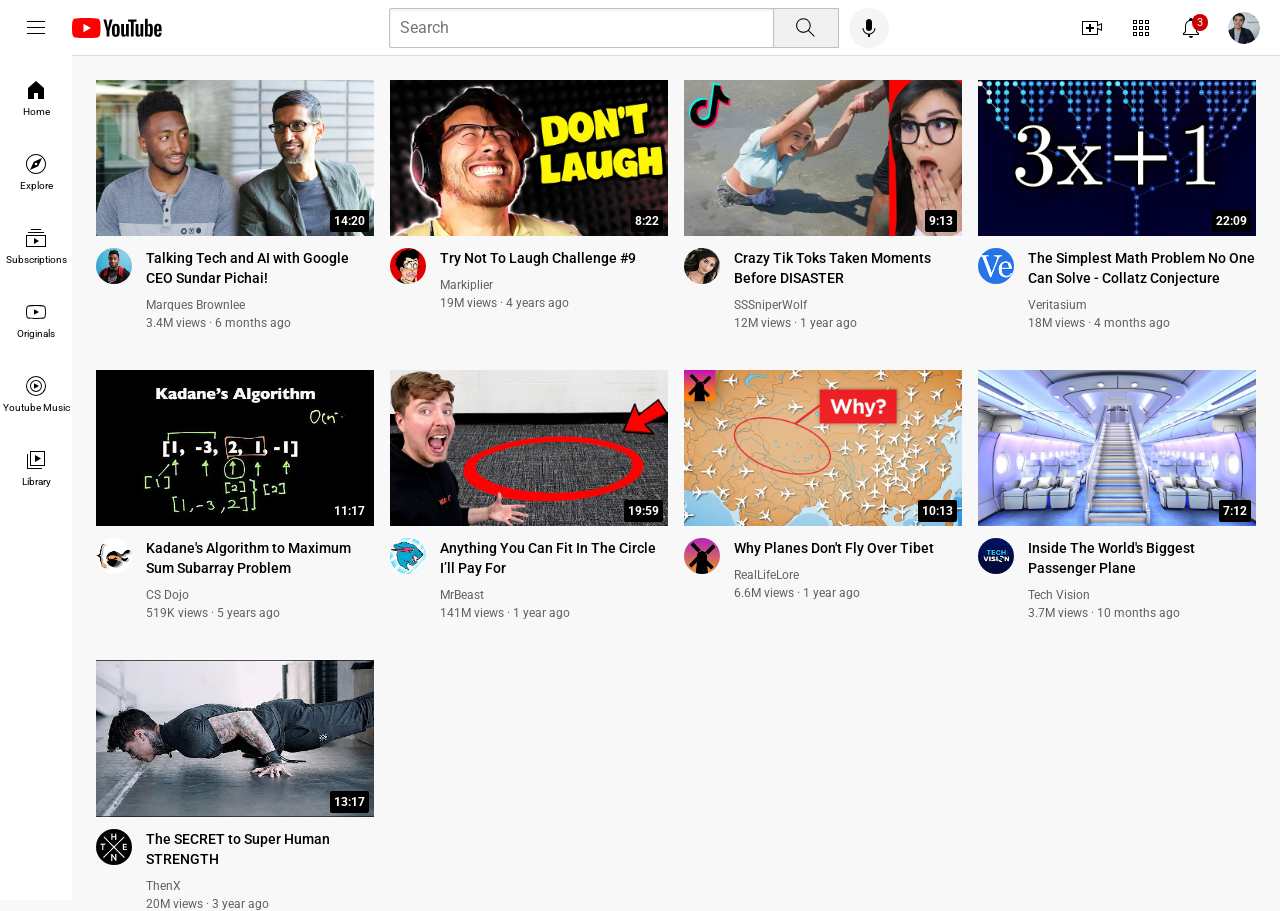
<file: youtube/index.html>
<!DOCTYPE html>
<html>
<head>
  <title>Youtube</title>

  <link rel="preconnect" href="https://fonts.googleapis.com">
  <link rel="preconnect" href="https://fonts.gstatic.com" crossorigin>
  <link href="https://fonts.googleapis.com/css2?family=Roboto:ital,wght@0,100..900;1,100..900&display=swap" rel="stylesheet">
  <link rel="stylesheet" href="styles/video.css">
  <link rel="stylesheet" href="styles/general.css">
  <link rel="stylesheet" href="styles/header.css">
  <link rel="stylesheet" href="styles/sidebar.css">
  <link rel="icon" href="icons/favicon.png">
</head>

<body>

  <header class="header">
    <div class="left-section">
      <img class="hamburger-menu" src="icons/hamburger-menu.svg" alt="Hamburger Menu">
      <img class="youtube-logo" src="icons/youtube-logo.svg" alt="YouTube Logo">
    </div>

    <div class="middle-section">
      <input class="search-bar" type="text" placeholder="Search">
      
      <button class="search-button">
        <img class="search-icon" src="icons/search.svg" alt="search-button">
        <div class="tooltip">Search</div>
      </button>

      <button class="voice-search-button">
        <img class="voice-search-icon" src="icons/voice-search-icon.svg" alt="search-button">
        <div class="tooltip">Search with your voice</div>
      </button>
    </div>

    <div class="right-section">

      <div class="upload-icon-container">
        <img class="upload-icon" src="icons/upload.svg">
        <div class="tooltip">Create</div>
      </div>
        
      <div class="youtube-apps-icon-container">
        <img class="youtube-apps-icon" src="icons/youtube-apps.svg">
        <div class="tooltip">YouTube apps</div>
      </div>

      <div class="notifications-icon-container">
        <img class="notifications-icon" src="icons/notifications.svg">
        <div class="notifications-count">3</div>
        <div class="tooltip">Notifications</div>
      </div>

      <img class="current-user-picture" src="images/my-channel.jpeg" alt="my channel picture">
    </div>
  </header>
  

  <nav class="sidebar">
    <div class="sidebar-link">
      <img src="icons/home.svg" alt="Home">
      <div>Home</div>
    </div>
    <div class="sidebar-link">
      <img src="icons/explore.svg" alt="Explore">
      <div>Explore</div>
    </div>
    <div class="sidebar-link">
      <img src="icons/subscriptions.svg" alt="Subscription">
      <div>Subscriptions</div>
    </div>
    <div class="sidebar-link">
      <img src="icons/originals.svg" alt="Originals">
      <div>Originals</div>
    </div>
    <div class="sidebar-link">
      <img src="icons/youtube-music.svg" alt="Yt Music">
      <div>Youtube Music</div>
    </div>
    <div class="sidebar-link">
      <img src="icons/library.svg" alt="Library">
      <div>Library</div>
    </div>
  </nav>

  <main>
    <section class="video-grid">
      <div class="video-preview">
        <div class="thumbnail-row">
          <img class="thumbnail" src="images/thumbnail-1.webp" alt="thumbnail 1">
          <div class="video-time">14:20</div>
        </div>

        <div class="video-info-grid">

          <div class="channel-picture">
            <img class="profile-picture" src="images/channel-1.jpeg" alt="Channel Logo">
          </div>

          <div class="video-info">
            <p class="video-title">
              Talking Tech and AI with Google CEO Sundar Pichai!
            </p>
            <p class="video-author">
              Marques Brownlee
            </p>
            <p class="video-stats">
              3.4M views · 6 months ago
            </p>
          </div>

        </div>
      </div>

      <div class="video-preview">
        <div class="thumbnail-row">
          <img class="thumbnail" src="images/thumbnail-2.webp" alt="thumbnail 1">
          <div class="video-time">8:22</div>
        </div>

        <div class="video-info-grid">

          <div class="channel-picture">
            <img class="profile-picture" src="images/channel-2.jpeg" alt="Channel Logo">
          </div>

          <div class="video-info">
            <p class="video-title">
              Try Not To Laugh Challenge #9
            </p>
            <p class="video-author">
              Markiplier
            </p>
            <p class="video-stats">
              19M views · 4 years ago
            </p>
          </div>

        </div>
      </div>

      <div class="video-preview">
        <div class="thumbnail-row">
          <img class="thumbnail" src="images/thumbnail-3.webp" alt="thumbnail 1">
          <div class="video-time">9:13</div>
        </div>

        <div class="video-info-grid">

          <div class="channel-picture">
            <img class="profile-picture" src="images/channel-3.jpeg" alt="Channel Logo">
          </div>

          <div class="video-info">
            <p class="video-title">
              Crazy Tik Toks Taken Moments Before DISASTER
            </p>
            <p class="video-author">
              SSSniperWolf
            </p>
            <p class="video-stats">
              12M views · 1 year ago
            </p>
          </div>

        </div>
      </div>

      <div class="video-preview">
        <div class="thumbnail-row">
          <img class="thumbnail" src="images/thumbnail-4.webp" alt="thumbnail 1">
          <div class="video-time">22:09</div>
        </div>

        <div class="video-info-grid">

          <div class="channel-picture">
            <img class="profile-picture" src="images/channel-4.jpeg" alt="Channel Logo">
          </div>

          <div class="video-info">
            <p class="video-title">
              The Simplest Math Problem No One Can Solve - Collatz Conjecture
            </p>
            <p class="video-author">
              Veritasium
            </p>
            <p class="video-stats">
              18M views · 4 months ago
            </p>
          </div>

        </div>
      </div>

      <div class="video-preview">
        <div class="thumbnail-row">
          <img class="thumbnail" src="images/thumbnail-5.webp" alt="thumbnail 1">
          <div class="video-time">11:17</div>
        </div>

        <div class="video-info-grid">

          <div class="channel-picture">
            <img class="profile-picture" src="images/channel-5.jpeg" alt="Channel Logo">
          </div>

          <div class="video-info">
            <p class="video-title">
              Kadane's Algorithm to Maximum Sum Subarray Problem
            </p>
            <p class="video-author">
              CS Dojo
            </p>
            <p class="video-stats">
              519K views · 5 years ago
            </p>
          </div>

        </div>
      </div>

      <div class="video-preview">
        <div class="thumbnail-row">
          <img class="thumbnail" src="images/thumbnail-6.webp" alt="thumbnail 1">
          <div class="video-time">19:59</div>
        </div>

        <div class="video-info-grid">

          <div class="channel-picture">
            <img class="profile-picture" src="images/channel-6.jpeg" alt="Channel Logo">
          </div>

          <div class="video-info">
            <p class="video-title">
              Anything You Can Fit In The Circle I’ll Pay For
            </p>
            <p class="video-author">
              MrBeast
            </p>
            <p class="video-stats">
              141M views · 1 year ago
            </p>
          </div>

        </div>
      </div>

      <div class="video-preview">
        <div class="thumbnail-row">
          <img class="thumbnail" src="images/thumbnail-7.webp" alt="thumbnail 1">
          <div class="video-time">10:13</div>
        </div>

        <div class="video-info-grid">

          <div class="channel-picture">
            <img class="profile-picture" src="images/channel-7.jpeg" alt="Channel Logo">
          </div>

          <div class="video-info">
            <p class="video-title">
              Why Planes Don't Fly Over Tibet
            </p>
            <p class="video-author">
              RealLifeLore
            </p>
            <p class="video-stats">
              6.6M views · 1 year ago
            </p>
          </div>

        </div>
      </div>

      <div class="video-preview">
        <div class="thumbnail-row">
          <img class="thumbnail" src="images/thumbnail-8.webp" alt="thumbnail 1">
          <div class="video-time">7:12</div>
        </div>

        <div class="video-info-grid">

          <div class="channel-picture">
            <img class="profile-picture" src="images/channel-8.jpeg" alt="Channel Logo">
          </div>

          <div class="video-info">
            <p class="video-title">
              Inside The World's Biggest Passenger Plane
            </p>
            <p class="video-author">
              Tech Vision
            </p>
            <p class="video-stats">
              3.7M views · 10 months ago
            </p>
          </div>

        </div>
      </div>

      <div class="video-preview">
        <div class="thumbnail-row">
          <img class="thumbnail" src="images/thumbnail-9.webp" alt="thumbnail 1">
          <div class="video-time">13:17</div>
        </div>

        <div class="video-info-grid">

          <div class="channel-picture">
            <img class="profile-picture" src="images/channel-9.jpeg" alt="Channel Logo">
          </div>

          <div class="video-info">
            <p class="video-title">
              The SECRET to Super Human STRENGTH
            </p>
            <p class="video-author">
              ThenX
            </p>
            <p class="video-stats">
              20M views · 3 year ago
            </p>
          </div>

        </div>
      </div>

    </section>
  </main>
  
  
</body>

</html>
</file>
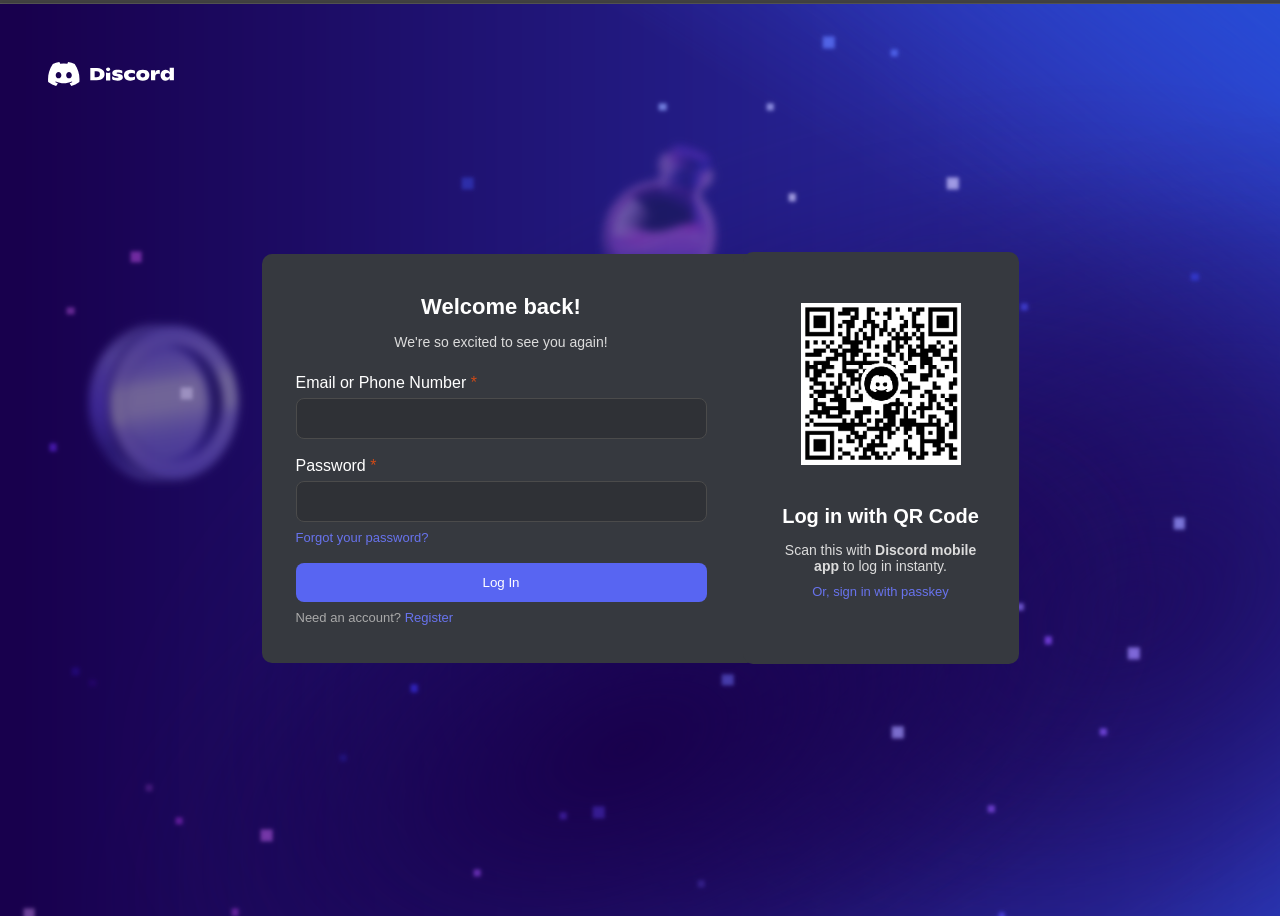
<file: discord/login.html>
<!DOCTYPE html>
<html lang="en">
<head>
    <meta charset="UTF-8">
    <meta name="viewport" content="width=device-width, initial-scale=1.0">
    <link rel="icon" href="images/favicon.ico">
    <title>Discord</title>
    <style>
        p {
            margin: 0px;
        }
        body {
            background-image: url('images/discord.png');
            color: #ffffff;
            font-family: Roboto, Arial;
        }
        main {
            display: flex;
            justify-content: center;
            align-items: center;
            height: 100vh;
        }

        .form-section {
            background-color: #36393f;
            display: flex;
            flex-direction: column;
            justify-content: center;
            align-items: center;
            padding: 20px 34px;
            padding-right: 50px;
            border-radius: 10px;
        }
        .form {
            display: flex;
            flex-direction: column;
            justify-content: center;
        }
        .form-input {
            background-color: #2f3136;
            color: #ffffff;
            border: 1px solid rgb(75, 75, 75);
            padding: 12px 120px;
            border-radius: 8px;
        }
        .welcome-text {
            font-size: 22px;
            font-weight: 600;
            margin-top: 20px;
            margin-bottom: 14px;
        }
        .excited-text {
            font-size: 14px;
            font-weight: 400;
            margin-bottom: 10px;
            margin-bottom: 24px;
            color: rgb(220, 220, 220);
        }
        .login-button {
            background-color: rgb(88, 101, 242);
            color: white;
            border: none;
            padding: 12px 120px;
            border-radius: 8px;
        }
        .email-label, .password-label {
            font-size: 16px;
            font-weight: 500;
            margin-bottom: 6px;
        }
        .forgot-password {
            font-size: 13px;
            color: rgb(104, 115, 237);
            padding-top: 8px;
            padding-bottom: 18px;
        }
        .qr-section {
            background-color: #36393f;
            display: flex;
            flex-direction: column;
            justify-content: center;
            align-items: center;
            padding: 20px 28px;
            border-radius: 10px;
            margin-left: -14px;
        }
        .qr-image {
            width: 160px;
            margin-bottom: 20px;
            margin-top: 31px;
        }
        .logo {
            position: absolute;
            top: 62px;
            left: 48px;
            width: 126px;
        }
    </style>
</head>
<body>
    <img class="logo" src="images/logo.svg" alt="Discord Logo">
    <main>
        <div class="form-section">
            <p class="welcome-text">Welcome back!</p>
            <p class="excited-text">We're so excited to see you again!</p>

            <form class="form" action="submit" method="get">
                <label class="email-label" for="email">Email or Phone Number <span style="color: rgba(232, 77, 16, 0.864);">*</span></label>
                <input style="margin-bottom: 18px;" class="form-input" type="text" id="email" name="email" required>
                <label class="password-label" for="password">Password <span style="color: rgba(232, 77, 16, 0.864);">*</span></label>
                <input class="form-input" type="password" id="password" name="password" required>
                <p class="forgot-password">Forgot your password?</p>
                <button class="login-button" type="submit">Log In</button>
                <p class="forgot-password"><span style="color: darkgrey;">Need an account?</span> Register</p>
            </form>
        </div>

        <div class="qr-section">
            <img class="qr-image" src="images/qr.png" alt="Login QR">

            <p class="welcome-text" style="font-size: 20px;">Log in with QR Code</p>
            <p class="excited-text" style="text-align: center; width: 220px; margin-bottom: 10px;">Scan this with <span style="font-weight: bold;">Discord mobile app</span> to log in instanty.</p>
            <p class="forgot-password" style="padding-top: 0px; margin-bottom: 27px;">Or, sign in with passkey</p>
        </div>
    </main>
</body>
</html>
</file>
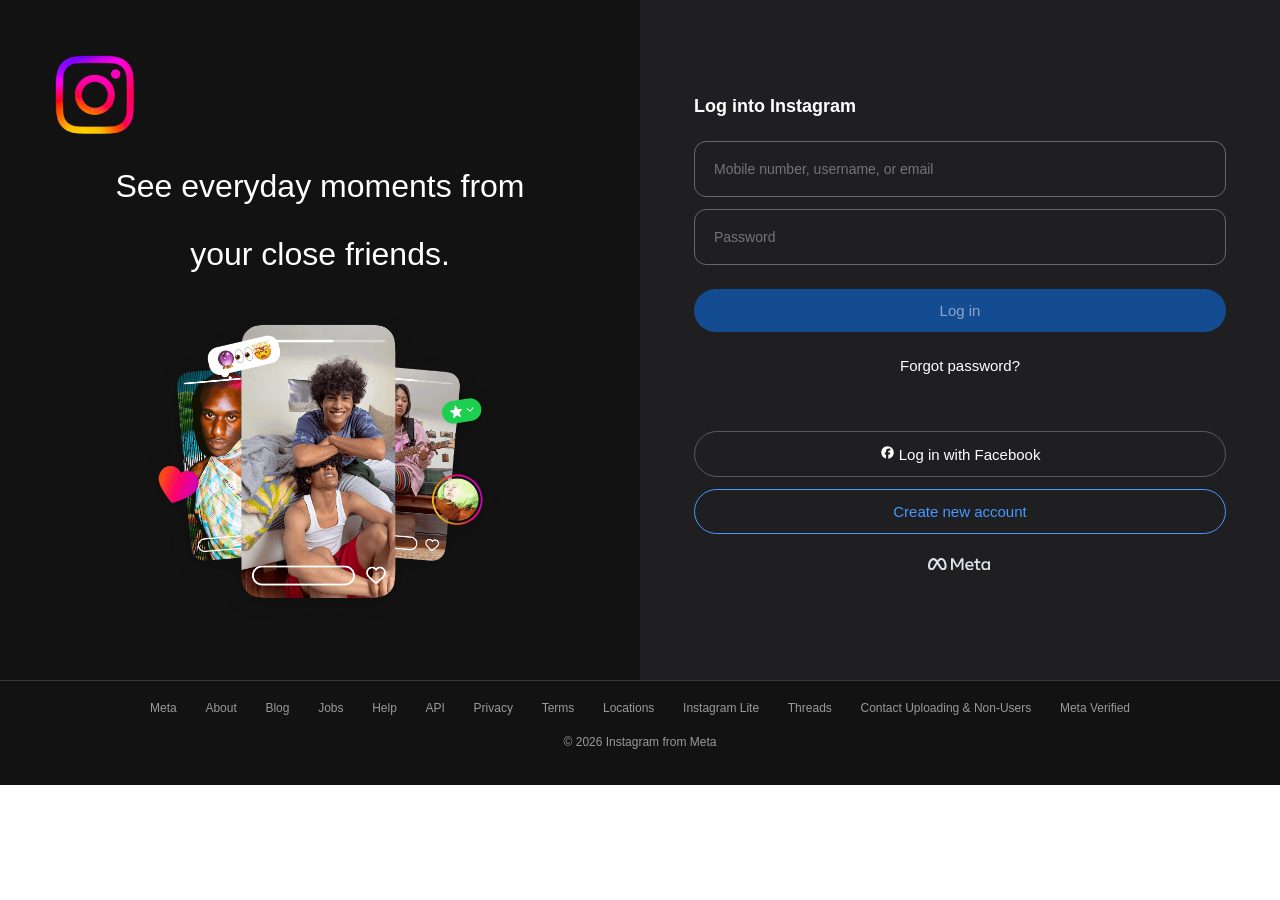
<file: instagram/login.html>
<!DOCTYPE html>
<html lang="en">
<head>
    <meta charset="UTF-8">
    <meta name="viewport" content="width=device-width, initial-scale=1.0">
    <title>Instagram</title>
    <link rel="icon" href="images/favicon.ico" type="image/x-icon">
    <style>
        body {
            font-family: Roboto, Arial;
            color: white;
            margin: 0px;
        }
        .parent-container {
            display: grid;
            grid-template-columns: 1fr 1fr;
            height: 680px;
        }
        .overview-section {
            background-color: rgb(18, 18, 18);
            position: relative;
        }
        .overview-logo {
            position: absolute; 
            top: 50px; 
            left: 50px; 
            width: 90px;
        }
        .overview-container {
            display: flex; 
            flex-direction: column;
            align-items: center;
            margin-top: 120px;
        }
        .overview-para {
            font-size: 32px; 
            text-align: center; 
            width: 450px; 
            line-height: 68px; 
            margin-bottom: 0px;
        }

        .login-section {
            background-color: #1F1F22; 
        }
        .login-para {
            font-size: 18px;
            font-weight: 600;
            margin-bottom: 24px;
        }
        .login-form {
            display: flex;
            flex-direction: column;
            justify-content: center;
            gap: 12px;
        }
        .username, .password {
            background-color: transparent;
            border: solid 1px rgba(154, 154, 154, 0.6);
            border-radius: 12px;
            font-size: 14px;
            color: white;
            padding: 19px;
        }
        .password:hover, .username:hover {
            border-color: rgba(231, 231, 231, 0.8);
        }
        .create-account-button {
            border: solid 1px rgb(69, 153, 255);
            color: rgb(69, 153, 255);
            background-color: transparent;
            border-radius: 24px;
            padding: 13px;
        }
        .login-with-facebook-button {
            border: solid 1px rgba(128, 128, 128, 0.6);
            color: white;
            background-color: transparent;
            border-radius: 24px;
            padding: 13px;
            margin-top: 44px;
        }
        .login-button {
            color: rgba(255, 255, 255, 0.5);
            background-color: rgba(15, 97, 198, 0.684);
            border: none;
            border-radius: 24px;
            padding: 13px;
            margin-top: 12px;
        }
        .forgot-password-button {
            background-color: transparent;
            color: white;
            border: none;
            border-radius: 24px;
            padding: 13px;
        }
        .forgot-password-button, .login-button, .login-with-facebook-button, .create-account-button {
            cursor: pointer;
            font-size: 15px;
        }
        .forgot-password-button:hover {
            background-color: rgb(66, 66, 66);
        }
        .other-options {
            display: flex;
            flex-direction: column;
            gap: 12px;
        }
    </style>
    <style>
        footer {
            background-color: rgb(18, 18, 18);
            color: rgb(154, 154, 154);
        }
        footer nav {
            display: flex;
            flex-direction: row;
            justify-content: space-between;
            align-items: center;
            margin: 20px 150px;
        }

        footer nav a {
            text-decoration: none;
            color: rgb(154, 154, 154);
            font-size: 12px;
        }
    </style>
</head>
<body>
    <main class="parent-container">
        <div class="overview-section">
            <img class="overview-logo" src="images/logo.png" alt="Instagram Logo">

            <div class="overview-container">
                <p class="overview-para">See everyday moments from your close friends.</p>
                <img style="width: 420px;" src="images/overview.webp" alt="Overview Image">
            </div>
            
        </div>
        <div class="login-section">
            <div style="padding: 54px; margin-top: 24px;">
                <p class="login-para">Log into Instagram</p>

                <form action="/submit" method="get" class="login-form">

                    <input class="username" name="username" id="username" placeholder="Mobile number, username, or email">
                    <input class="password" type="password" name="password" id="password" placeholder="Password">

                    <button class="login-button" type="submit">Log in</button>
                    <button class="forgot-password-button">Forgot password?</button>
                </form>

                <div class="other-options">
                    <button class="login-with-facebook-button">
                        <svg viewBox="0 0 24 24" fill="currentColor" width="1em" height="1em" class="x1lliihq x2lah0s x1k90msu x2h7rmj x1qfuztq xvpmsi5 xlup9mm x1kky2od"><path d="M22 12.037C22 6.494 17.523 2 12 2S2 6.494 2 12.037c0 4.707 3.229 8.656 7.584 9.741v-6.674H7.522v-3.067h2.062v-1.322c0-3.416 1.54-5 4.882-5 .634 0 1.727.125 2.174.25v2.78a12.807 12.807 0 0 0-1.155-.037c-1.64 0-2.273.623-2.273 2.244v1.085h3.266l-.56 3.067h-2.706V22C18.164 21.4 22 17.168 22 12.037z"></path></svg>
                        Log in with Facebook
                    </button>
                    <button class="create-account-button">                
                        Create new account
                    </button>
                </div>

                <svg style="width: 62px; margin-top: 24px; margin-left: 44%" role="img" viewBox="0 0 500 100"><path class="xt3erj5" d="M185.508 3.01h18.704l31.803 57.313L267.818 3.01h18.297v94.175h-15.264v-72.18l-27.88 49.977h-14.319l-27.88-49.978v72.18h-15.264V3.01ZM336.281 98.87c-7.066 0-13.286-1.565-18.638-4.674-5.352-3.12-9.527-7.434-12.528-12.952-2.989-5.517-4.483-11.835-4.483-18.973 0-7.214 1.461-13.608 4.385-19.17 2.923-5.561 6.989-9.908 12.187-13.05 5.198-3.13 11.176-4.707 17.923-4.707 6.715 0 12.484 1.587 17.319 4.74 4.847 3.164 8.572 7.598 11.177 13.291 2.615 5.693 3.923 12.371 3.923 20.046v4.171h-51.793c.945 5.737 3.275 10.258 6.989 13.554 3.715 3.295 8.407 4.937 14.078 4.937 4.549 0 8.461-.667 11.747-2.014 3.286-1.347 6.374-3.383 9.253-6.12l8.099 9.886c-8.055 7.357-17.934 11.036-29.638 11.036Zm11.143-55.867c-3.198-3.252-7.385-4.872-12.56-4.872-5.045 0-9.264 1.653-12.66 4.97-3.407 3.318-5.55 7.784-6.451 13.39h37.133c-.451-5.737-2.275-10.237-5.462-13.488ZM386.513 39.467h-14.044V27.03h14.044V6.447h14.715V27.03h21.341v12.437h-21.341v31.552c0 5.244.901 8.988 2.703 11.233 1.803 2.244 4.88 3.36 9.253 3.36 1.935 0 3.572-.076 4.924-.23a97.992 97.992 0 0 0 4.461-.645v12.316c-1.67.493-3.549.898-5.637 1.205-2.099.317-4.286.47-6.583.47-15.89 0-23.836-8.649-23.836-25.957V39.467ZM500 97.185h-14.44v-9.82c-2.571 3.678-5.835 6.513-9.791 8.506-3.968 1.993-8.462 3-13.506 3-6.209 0-11.715-1.588-16.506-4.752-4.803-3.153-8.572-7.51-11.308-13.039-2.748-5.54-4.121-11.879-4.121-19.006 0-7.17 1.395-13.52 4.187-19.038 2.791-5.518 6.648-9.843 11.571-12.985 4.935-3.13 10.594-4.707 16.99-4.707 4.813 0 9.132.93 12.956 2.791a25.708 25.708 0 0 1 9.528 7.905v-9.01H500v70.155Zm-14.715-45.61c-1.571-3.985-4.066-7.138-7.461-9.448-3.396-2.31-7.33-3.46-11.781-3.46-6.308 0-11.319 2.102-15.055 6.317-3.737 4.215-5.605 9.92-5.605 17.09 0 7.215 1.802 12.94 5.396 17.156 3.604 4.215 8.484 6.317 14.66 6.317 4.538 0 8.593-1.16 12.154-3.492 3.549-2.332 6.121-5.475 7.692-9.427V51.575Z" fill="#DEE3E9"></path><path class="xt3erj5" d="M107.666 0C95.358 0 86.865 4.504 75.195 19.935 64.14 5.361 55.152 0 42.97 0 18.573 0 0 29.768 0 65.408 0 86.847 12.107 99 28.441 99c15.742 0 25.269-13.2 33.445-27.788l9.663-16.66a643.785 643.785 0 0 1 2.853-4.869 746.668 746.668 0 0 1 3.202 5.416l9.663 16.454C99.672 92.72 108.126 99 122.45 99c16.448 0 27.617-13.723 27.617-33.25 0-37.552-19.168-65.75-42.4-65.75ZM57.774 46.496l-9.8 16.25c-9.595 15.976-13.639 19.526-19.67 19.526-6.373 0-11.376-5.325-11.376-17.547 0-24.51 12.062-47.451 26.042-47.451 7.273 0 12.678 3.61 22.062 17.486a547.48 547.48 0 0 0-7.258 11.736Zm64.308 35.776c-6.648 0-11.034-4.233-20.012-19.39l-9.663-16.386c-2.79-4.737-5.402-9.04-7.88-12.945 9.73-14.24 15.591-17.984 23.002-17.984 14.118 0 26.204 20.96 26.204 49.158 0 11.403-4.729 17.547-11.651 17.547Z" fill="#DEE3E9"></path></svg>
            </div>
        </div>
    </main>
    
    <footer>
        <hr style="border: 0; background-color: #37373f; height: 1px; margin: 0;">
        <nav>
            <a href="#">Meta</a>
            <a href="#">About</a>
            <a href="#">Blog</a>
            <a href="#">Jobs</a>
            <a href="#">Help</a>
            <a href="#">API</a>
            <a href="#">Privacy</a>
            <a href="#">Terms</a>
            <a href="#">Locations</a>
            <a href="#">Instagram Lite</a>
            <a href="#">Threads</a>
            <a href="#">Contact Uploading & Non-Users</a>
            <a href="#">Meta Verified</a>
        </nav>
        
        <div style="text-align: center; margin-top: 10px; padding-bottom: 36px; font-size: 12px;">
            <span>© 2026 Instagram from Meta</span>
        </div>
    </footer>
</body>
</html>
</file>
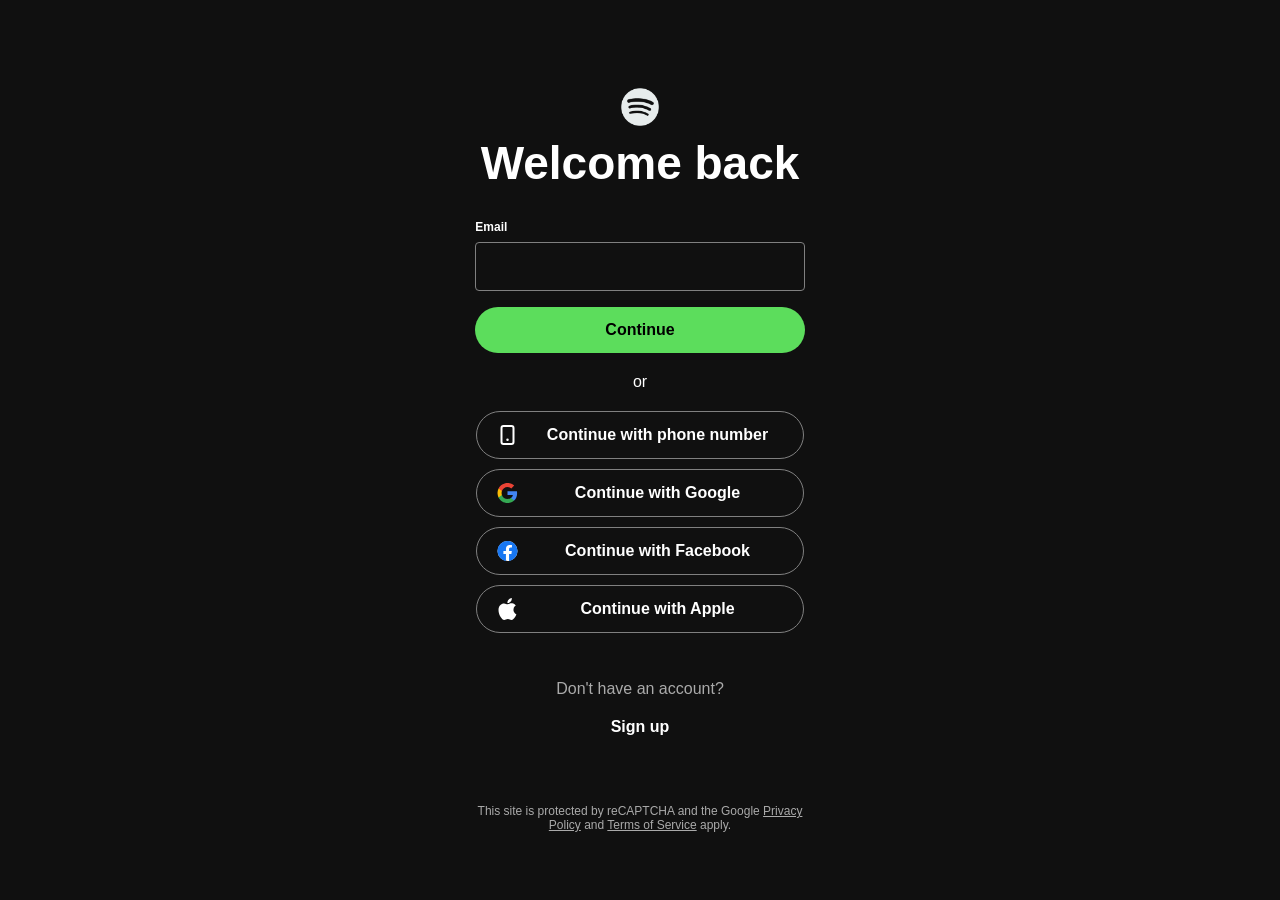
<file: spotify/login.html>
<!DOCTYPE html>
<html lang="en">
<head>
    <meta charset="UTF-8">
    <meta name="viewport" content="width=device-width, initial-scale=1.0">
    <title>Spotify</title>
    <link rel="icon" href="favicon.png">
    <style>
        body {
            font-family: Roboto, Arial;
            background-color: rgb(16, 16, 16);
            color: white;
            font-weight: bold;
        }
        main {
            display: flex;
            flex-direction: column;
            align-items: center;
            justify-content: center;
        }
        p {
            margin: 0;
        }
        .logo {
            width: 38px;
            margin-top: 80px;
        }
        h1 {
            font-size: 46px;
            font-weight: 600;
            margin-top: 10px;
            margin-bottom: 10px;
        }
        .email-login {
            display: flex;
            flex-direction: column;
            margin-top: 20px;
        }
        .email-login button {
            background-color: rgb(92, 221, 92);
            font-family: Roboto, Arial;
            font-weight: bold;
            font-size: 16px;
            border-radius: 32px;
            color: black;
            border: none;
            padding: 14px 130px;
            margin-top: 4px;
            transition: transform 0.05s ease;
        }
        .email-login input {
            background-color: transparent;
            border: solid grey 1px;
            border-radius: 4px;
            padding: 16px 14px;
            color: white;
            margin-bottom: 12px;
        }
        .email-login button:hover {
            transform: scale(1.05);
            background-color: rgb(115, 227, 115);
        }
        .email-login input:hover {
            border-color: white;
        }
        .alt-login {
            background-color: transparent;
            color: white;
            font-family: Roboto, Arial;
            font-weight: bold;
            font-size: 16px;
            border: solid grey 1px;
            border-radius: 32px;
            width: 100%;
            padding: 11px 18px;
            display: flex;
            align-items: center;
            transition: transform 0.05s ease, border-color 0.05s ease;
        }
        .alt-login:hover {
            border-color: white;
            transform: scale(1.05);
        }
        .alt-login svg {
            margin-right: 10px;
            width: 25px;
        }
        .alt-login span {
            flex: 1;
        }
        .buttons-container {
            width: 328px;
            flex-direction: column;
            align-items: center;
            justify-content: center;
            gap: 10px;
            display: flex;
        }
        .buttons-container p{
            font-weight: normal;
            margin: 10px 0;
        }
        main .no-account-text {
            margin-top: 47px;
            color: rgb(170, 170, 170);
            font-weight: normal;
        }
        main .signup-link {
            margin-top: 20px;
            color: white;
            text-decoration: none;
            transition: transform 0.05s ease;
        }
        main .signup-link:hover {
            transform: scale(1.05);
        }
        footer p {
            font-size: 12px;
            color: rgb(170, 170, 170);
            text-align: center;
            margin-top: 68px;
            margin-bottom: 24px;
            font-weight: normal;
            width: 340px;
        }
        #underline {
            text-decoration: underline;
        }

    </style>
</head>
<body>
    <main>
        <img class="logo" style="filter: invert(100%);" src="favicon.png" alt="Spotify Logo">
        <h1>Welcome back</h1>
        
        <section class="buttons-container">
            <form class="email-login">
                <label style="font-size: 12px; margin-bottom: 8px;" for="email">Email</label>
                <input type="text" id="email" placeholder="">
                <button type="submit" class="login-btn">Continue</button>
            </form>

            <p>or</p>

            <button class="alt-login">
                <svg width="25" style="filter: invert(100%);" height="24" viewBox="0 0 24 24"><path d="M5 5a3 3 0 0 1 3-3h8a3 3 0 0 1 3 3v14a3 3 0 0 1-3 3H8a3 3 0 0 1-3-3zm3-1a1 1 0 0 0-1 1v14a1 1 0 0 0 1 1h8a1 1 0 0 0 1-1V5a1 1 0 0 0-1-1z"></path><path d="M13.25 16.75a1.25 1.25 0 1 1-2.5 0 1.25 1.25 0 0 1 2.5 0"></path></svg>
                <span>Continue with phone number</span>
            </button>
            <button class="alt-login">
                <svg width="25" height="24" viewBox="0 0 25 24" fill="none" xmlns="http://www.w3.org/2000/svg"><path fill-rule="evenodd" clip-rule="evenodd" d="M22.1 12.2272C22.1 11.5182 22.0364 10.8363 21.9182 10.1818H12.5V14.05H17.8818C17.65 15.3 16.9455 16.3591 15.8864 17.0682V19.5772H19.1182C21.0091 17.8363 22.1 15.2727 22.1 12.2272Z" fill="#4285F4"></path><path fill-rule="evenodd" clip-rule="evenodd" d="M12.4998 21.9999C15.1998 21.9999 17.4635 21.1045 19.118 19.5772L15.8862 17.0681C14.9907 17.6681 13.8453 18.0227 12.4998 18.0227C9.89529 18.0227 7.69075 16.2636 6.90439 13.8999H3.56348V16.4908C5.20893 19.759 8.59075 21.9999 12.4998 21.9999Z" fill="#34A853"></path><path fill-rule="evenodd" clip-rule="evenodd" d="M6.90455 13.9C6.70455 13.3 6.59091 12.6591 6.59091 12C6.59091 11.3409 6.70455 10.7 6.90455 10.1V7.50909H3.56364C2.88636 8.85909 2.5 10.3864 2.5 12C2.5 13.6136 2.88636 15.1409 3.56364 16.4909L6.90455 13.9Z" fill="#FBBC05"></path><path fill-rule="evenodd" clip-rule="evenodd" d="M12.4998 5.97727C13.968 5.97727 15.2862 6.48182 16.3226 7.47273L19.1907 4.60455C17.4589 2.99091 15.1953 2 12.4998 2C8.59075 2 5.20893 4.24091 3.56348 7.50909L6.90439 10.1C7.69075 7.73636 9.89529 5.97727 12.4998 5.97727Z" fill="#EA4335"></path></svg>
                <span>Continue with Google</span>
            </button>
            <button class="alt-login">
                <svg width="25" height="24" viewBox="0 0 25 24" fill="none" xmlns="http://www.w3.org/2000/svg"><circle cx="12.5" cy="12" r="10" fill="white"></circle><path d="M22.5 12C22.5 6.477 18.023 2 12.5 2C6.977 2 2.5 6.477 2.5 12C2.5 16.991 6.157 21.128 10.938 21.878V14.891H8.398V12H10.938V9.797C10.938 7.291 12.43 5.907 14.715 5.907C15.808 5.907 16.953 6.102 16.953 6.102V8.562H15.693C14.45 8.562 14.063 9.333 14.063 10.125V12H16.836L16.393 14.89H14.063V21.878C18.843 21.128 22.5 16.991 22.5 12Z" fill="#1877F2"></path></svg>
                <span>Continue with Facebook</span>
            </button>
            <button class="alt-login">
                <svg width="24" height="24" viewBox="0 0 24 24" fill="none" xmlns="http://www.w3.org/2000/svg"><path d="M15.195 4.513C15.873 3.69 16.351 2.567 16.351 1.433C16.351 1.278 16.341 1.123 16.318 1C15.206 1.044 13.872 1.734 13.083 2.668C12.449 3.379 11.871 4.513 11.871 5.647C11.871 5.825 11.905 5.991 11.916 6.047C11.982 6.058 12.094 6.08 12.216 6.08C13.206 6.08 14.45 5.413 15.195 4.513ZM15.973 6.313C14.317 6.313 12.961 7.325 12.093 7.325C11.171 7.325 9.97 6.38 8.525 6.38C5.779 6.38 3 8.648 3 12.918C3 15.586 4.023 18.398 5.301 20.211C6.391 21.744 7.347 23 8.725 23C10.081 23 10.682 22.1 12.371 22.1C14.083 22.1 14.472 22.978 15.973 22.978C17.463 22.978 18.453 21.61 19.397 20.265C20.442 18.72 20.887 17.219 20.897 17.142C20.809 17.119 17.963 15.952 17.963 12.695C17.963 9.871 20.198 8.604 20.331 8.504C18.852 6.381 16.596 6.314 15.973 6.314V6.313Z" fill="white"></path></svg>
                <span>Continue with Apple</span>
            </button>
            
        </section>
        

        <p class="no-account-text">Don't have an account?</p>
        <a class="signup-link" href="#">Sign up</a>
    </main>
    <footer style="display: flex; align-items: center; justify-content: center;">
        <p>This site is protected by reCAPTCHA and the Google <span id="underline">Privacy Policy</span> and <span id="underline">Terms of Service</span> apply.</p>
    </footer>
</body>
</html>
</file>
<file: youtube/styles/video.css>
.thumbnail{
    /*width: 300px;   the heigh will auto adjust*/
    width: 100%;  /* this makes the thumbnail take up the full width of its container*/
}
.video-info-grid {
    display: grid;
    grid-template-columns: 50px 1fr;
    /* 1fr means that this column will take up all the remaining space after allocating space for the first column */
}

.profile-picture {
    width: 36px;
    border-radius: 50%;
}
.video-title {
    margin-top: 0px;
    font-size: 14px;
    font-weight: 500;
    line-height: 20px;
    margin-bottom: 10px;
}
.thumbnail-row {
    margin-bottom: 8px;
    position: relative;
}
.video-author,
.video-stats {
    font-size: 12px;
    color: rgb(96, 96, 96);
}
.video-author{
    margin-bottom: 4px;
}

.video-grid {
    display: grid;
    grid-template-columns: 1fr 1fr 1fr;   /* this creates a grid with 3 equal columns, and the video previews will automatically adjust their width to fit into these columns */
    column-gap: 16px;
    row-gap: 40px;
}

@media (max-width: 750px) {
    .video-grid {
        grid-template-columns: 1fr 1fr;
    }
}

@media (min-width: 751px) and (max-width: 999px) {
    .video-grid {
        grid-template-columns: 1fr 1fr 1fr;
    }
}

@media (min-width: 1000px) {
    .video-grid {
        grid-template-columns: 1fr 1fr 1fr 1fr;
    }
}

.video-time {
    background-color: black;
    color: white;
    position: absolute;
    right: 5px;
    bottom: 8px;
    font-family: Roboto, Arial;
    font-size: 12px;
    font-weight: bold;
    padding: 4px 4px;
    border-radius: 2px;
}
</file>
<file: youtube/styles/general.css>
p {
    font-family: Roboto, Arial;
    margin-top: 0px;
    margin-bottom: 0px;   /*to remove the default margin between paragraphs, so we can control the spacing with CSS*/
}

body {
    margin: 0;
    padding-top: 80px;
    padding-left: 96px;
    padding-right: 24px;
    background-color: rgb(248, 248, 248);
}
</file>
<file: youtube/styles/header.css>
.header {
    height: 55px;
    display: flex;
    flex-direction: row;
    justify-content: space-between;

    position: fixed;
    left: 0;
    right: 0;
    top: 0;
    z-index: 100;

    background-color: white;

    border-bottom: 1px solid rgb(220,220,220)
}

.left-section {
    align-items: center;
    display: flex;
}

.hamburger-menu {
    height: 24px;
    margin-left: 24px;
    margin-right: 24px;
}

.youtube-logo {
    height: 20px;
}

.middle-section {
    flex: 1;
    margin-left: 70px;
    margin-right: 35px;
    max-width: 500px; /*no matter how much you stretch your browser the width will not go more than 500px*/
    display: flex;
    align-items: center;
}

.search-button {
    height: 40px;
    width: 66px;
    background-color: rgb(240, 240, 240);
    border: 1px solid rgb(192,192,192);
    margin-left: -1px;
    margin-right: 10px;
}

.search-button, 
.voice-search-button,
.upload-icon-container,
.youtube-apps-icon-container,
.notifications-icon-container {
    position: relative;
    display: flex;
    justify-content: center;
    align-items: center;
}
 
.search-button .tooltip,
.voice-search-button .tooltip,
.upload-icon-container .tooltip,
.youtube-apps-icon-container .tooltip,
.notifications-icon-container .tooltip {
    background-color: rgba(100, 100, 100, 0.92);
    color: white;
    padding: 7px 9px;
    font-family: Roboto, Arial;
    font-size: 13px;
    font-weight: normal;
    border-radius: 2px;
    position: absolute;
    bottom: -50px;
    opacity: 0;
    transition: opacity 0.15s;
    pointer-events: none;
    white-space: nowrap;
}

.search-button:hover .tooltip,
.voice-search-button:hover .tooltip,
.upload-icon-container:hover .tooltip,
.youtube-apps-icon-container:hover .tooltip,
.notifications-icon-container:hover .tooltip {
    opacity: 1;
}


.voice-search-button {
    height: 40px;
    width: 40px;
    border-radius: 20px;
    border: none;
    background-color: rgb(245, 245, 245);
}

.voice-search-icon {
    height: 24px;
}

.search-bar {
    flex: 1;
    height: 36px;
    padding-left: 10px;
    font-size: 16px;
    border: 1px solid rgb(192,192,192);
    border-radius: 2px;
    box-shadow: inset 1px 2px 3px rgba(0,0,0,0.05);
    width: 0;
}

.search-bar::placeholder {
    font-family: Roboto, Arial;
    font-size: 16px;
}

.search-icon {
    height: 25px;
}

.right-section {
    width: 180px;
    display: flex;
    align-items: center;
    justify-content: space-between;
    margin-right: 20px;
    flex-shrink: 0;
}


.upload-icon {
    height: 24px;
}

.youtube-apps-icon {
    height: 24px;
}

.notifications-icon-container {
    position: relative;
}

.notifications-icon {
    height: 24px;
}

.notifications-count {
    position: absolute;
    top: -2px;
    right: -5px;

    background-color: rgb(200, 0, 0);
    color: white;

    font-family: Roboto, Arial;
    font-size: 11px;
    
    padding: 2px 5px;
    border-radius: 10px;
}

.current-user-picture {
    height: 32px;
    border-radius: 16px;
}
</file>
<file: youtube/styles/sidebar.css>
.sidebar {
    position: fixed;
    left: 0;
    bottom: 0;
    top: 55px;
    background-color: white;
    width: 72px;
    z-index: 200;
    padding-top: 5px;
}

.sidebar-link {
    height: 74px;
    display: flex;
    align-items: center;
    justify-content: center;
    flex-direction: column;
    cursor: pointer;
}

.sidebar-link:hover {
    background-color: rgb(230, 230, 230);
}

.sidebar-link img {
    height: 24px;
    margin-bottom: 4px;
}

.sidebar-link div {
    font-family: Roboto, Arial;
    font-size: 10px;
}
</file>
